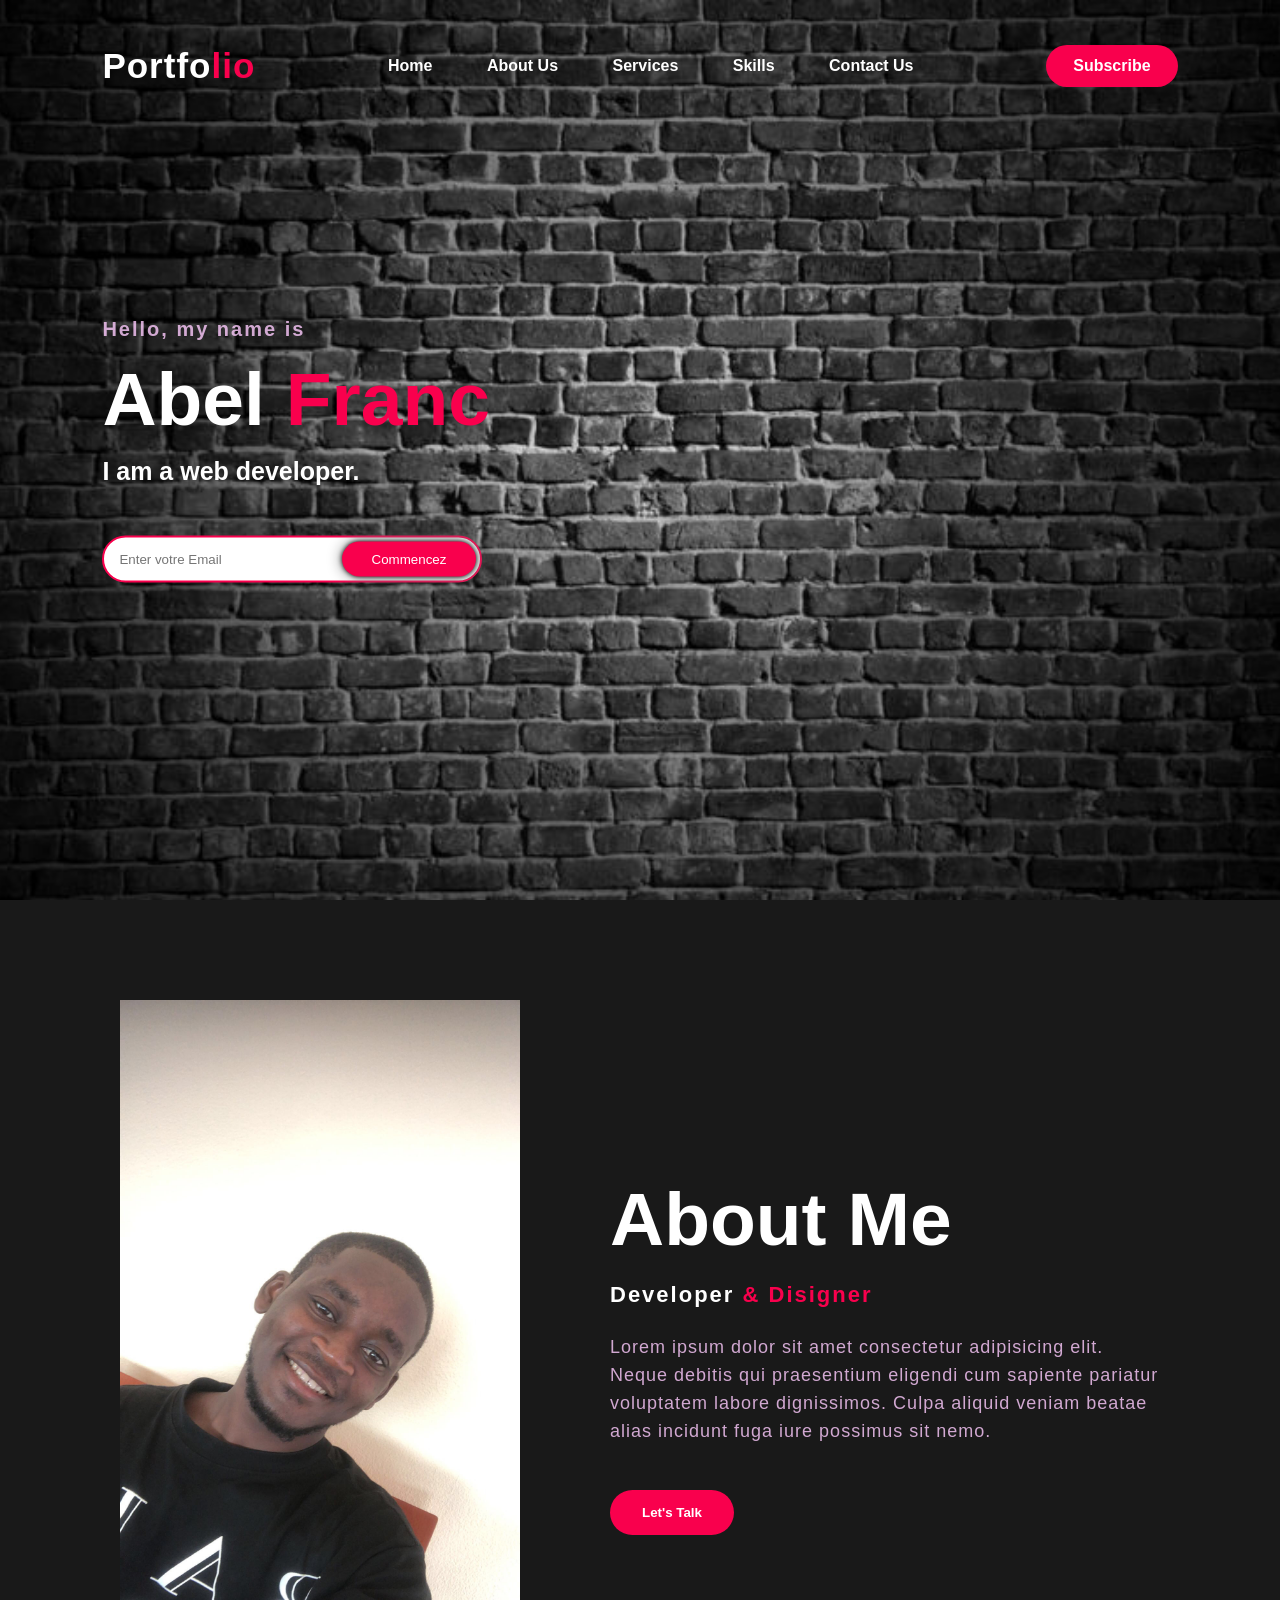
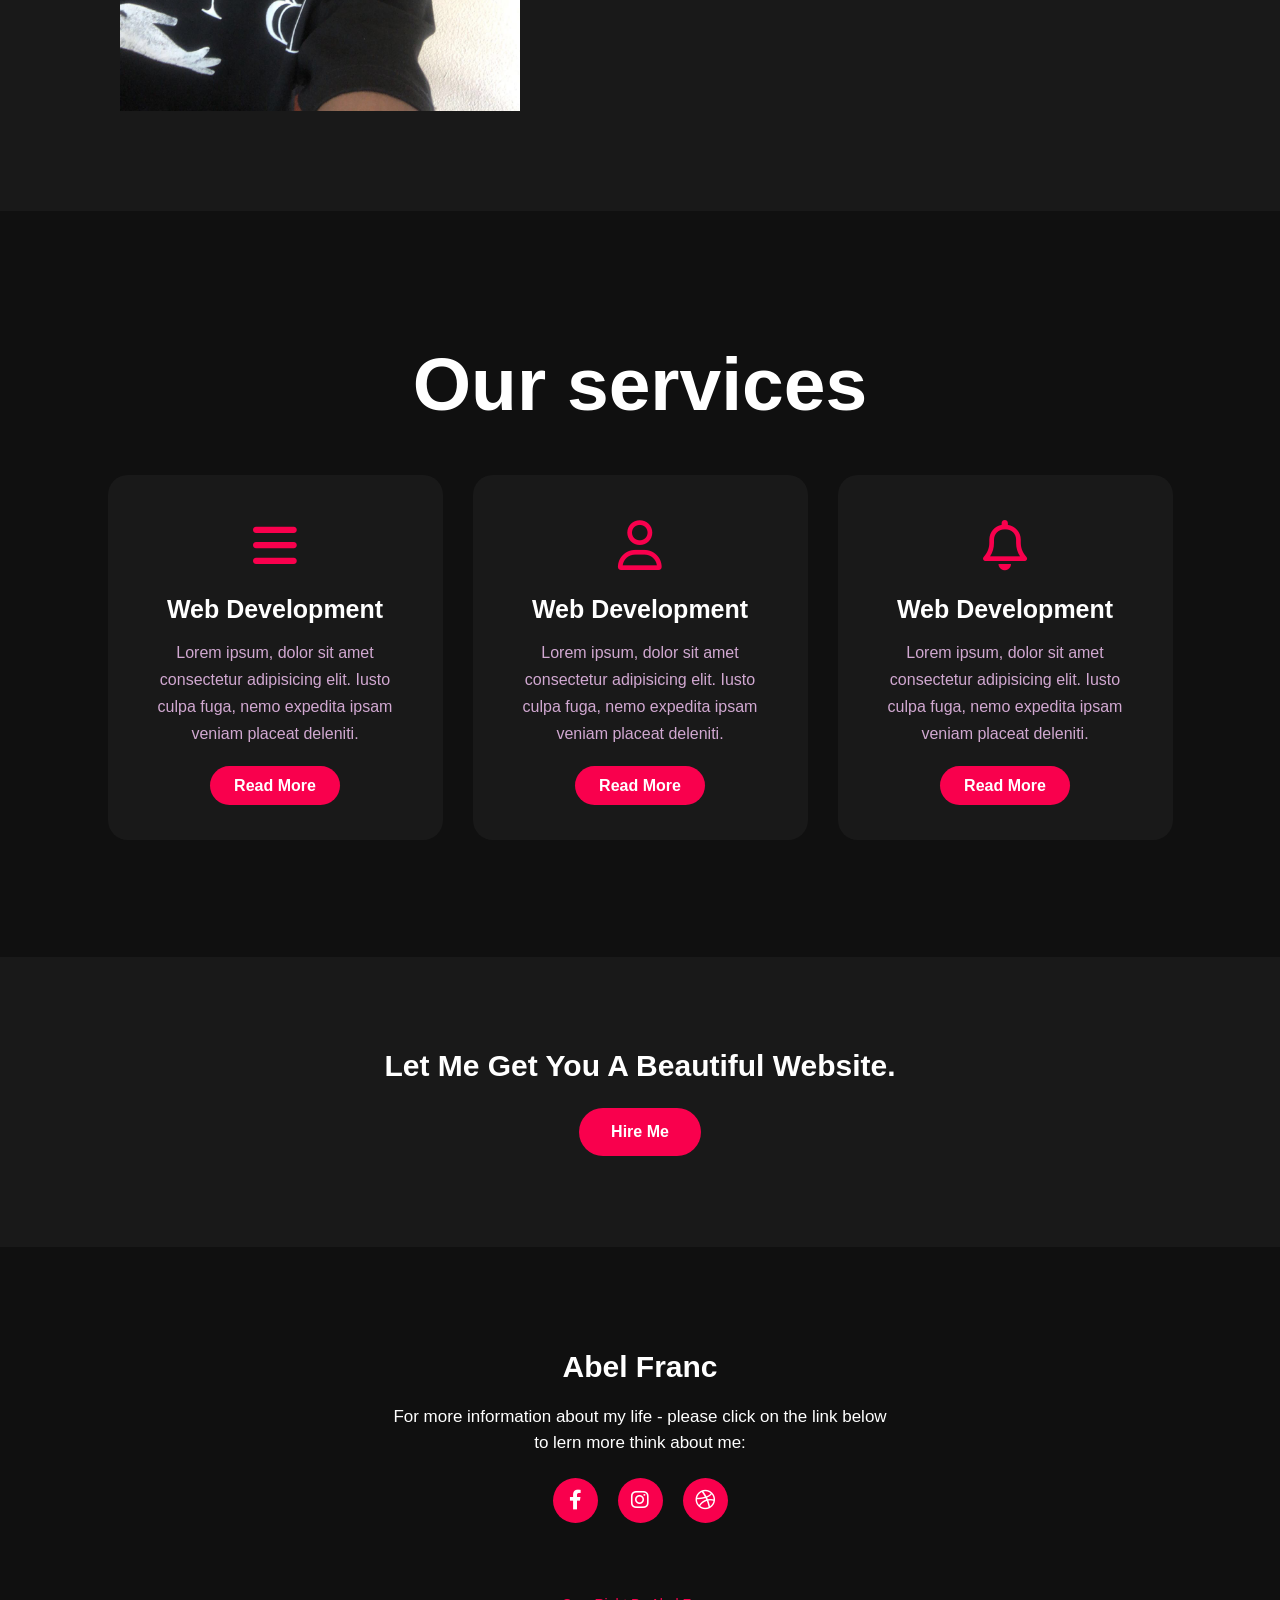
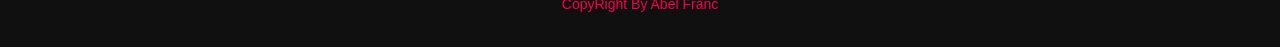
<file: index.html>
<!DOCTYPE html>
<html lang="en">
<head>
    <meta charset="UTF-8">
    <meta http-equiv="X-UA-Compatible" content="IE=edge">
    <meta name="viewport" content="width=device-width, initial-scale=1.0">
    <link rel="stylesheet" href="./fontawesome-free-6.1.2-web/css/all.min.css">
    <link rel="stylesheet" href="style.css">
    <title>My PortFolio</title>
</head>
<body>
    <div class="hero">
        <nav>
            <h2 class="logo">Portfo<span>lio</span></h2>
            <ul>
                <li><a href="#">Home</a></li>
                <li><a href="#">About Us</a></li>
                <li><a href="#">Services</a></li>
                <li><a href="#">Skills</a></li>
                <li><a href="#">Contact Us</a></li>
            </ul>
            <a href="#" class="btn">Subscribe</a>
        </nav>
        <div class="content">
            <h4>Hello, my name is</h4>
            <h1>Abel <span>Franc</span></h1>
            <h3>I am a web developer.</h3>
            <div class="newsletter">
                <form>
                    <input type="email" name="email" id="mail" placeholder="Enter votre Email"/>
                    <input type="submit" value="Commencez" name="submit">
                </form>
            </div>
        </div>
    </div>
    <!-- About section start -->
    <section class="about">
        <div class="main">
            <img src="images/moi.jpg" class="my-img"/>
            <div class="about-text">
                <h2>About me</h2>
                <h5>developer <span>& disigner</span></h5>
                <p>Lorem ipsum dolor sit amet consectetur 
                    adipisicing elit. Neque debitis qui praesentium 
                    eligendi cum sapiente pariatur voluptatem labore 
                    dignissimos. Culpa aliquid veniam beatae alias incidunt 
                    fuga iure possimus sit nemo.
                </p>
                <button type="button">Let's Talk</button>
            </div>
        </div>
    </section>

    <!-- Service section start -->
    <div class="service">
        <div class="title">
            <h2>Our services</h2>
        </div>
        <div class="box">
            <div class="card">
                <i class="fas fa-bars"></i>
                <h5>Web Development</h5>
                <div class="pra">
                    <p>
                        Lorem ipsum, dolor sit amet consectetur adipisicing elit. 
                        Iusto culpa fuga, nemo expedita ipsam veniam placeat deleniti.
                    </p>
                    <p style="text-align: center;">
                        <a href="#" class="button">Read More</a>
                    </p>
                </div>
            </div>
            <div class="card">
                <i class="far fa-user"></i>
                <h5>Web Development</h5>
                <div class="pra">
                    <p>
                        Lorem ipsum, dolor sit amet consectetur adipisicing elit. 
                        Iusto culpa fuga, nemo expedita ipsam veniam placeat deleniti.
                    </p>
                    <p style="text-align: center;">
                        <a href="#" class="button">Read More</a>
                    </p>
                </div>
            </div>
            <div class="card">
                <i class="far fa-bell"></i>
                <h5>Web Development</h5>
                <div class="pra">
                    <p>
                        Lorem ipsum, dolor sit amet consectetur adipisicing elit. 
                        Iusto culpa fuga, nemo expedita ipsam veniam placeat deleniti.
                    </p>
                    <p style="text-align: center;">
                        <a href="#" class="button">Read More</a>
                    </p>
                </div>
            </div>
        </div>
    </div>
<!-- Contact me start -->
    <div class="contact-me">
        <p>Let Me Get You A Beautiful Website.</p>
        <a href="#" class="button-two">Hire Me</a>
    </div>

    <!-- My footer -->
    <footer>
        <p>Abel Franc</p>
        <p>For more information about my life - please click on the link 
            below to lern more think about me:</p>
        <div class="social">
            <a href="#"><i class="fab fa-facebook-f"></i></a>
            <a href="#"><i class="fab fa-instagram"></i></a>
            <a href="#"><i class="fab fa-dribbble"></i></a>
        </div>
        <p class="end">CopyRight By Abel Franc</p>
    </footer>
</body>
</html>
</file>
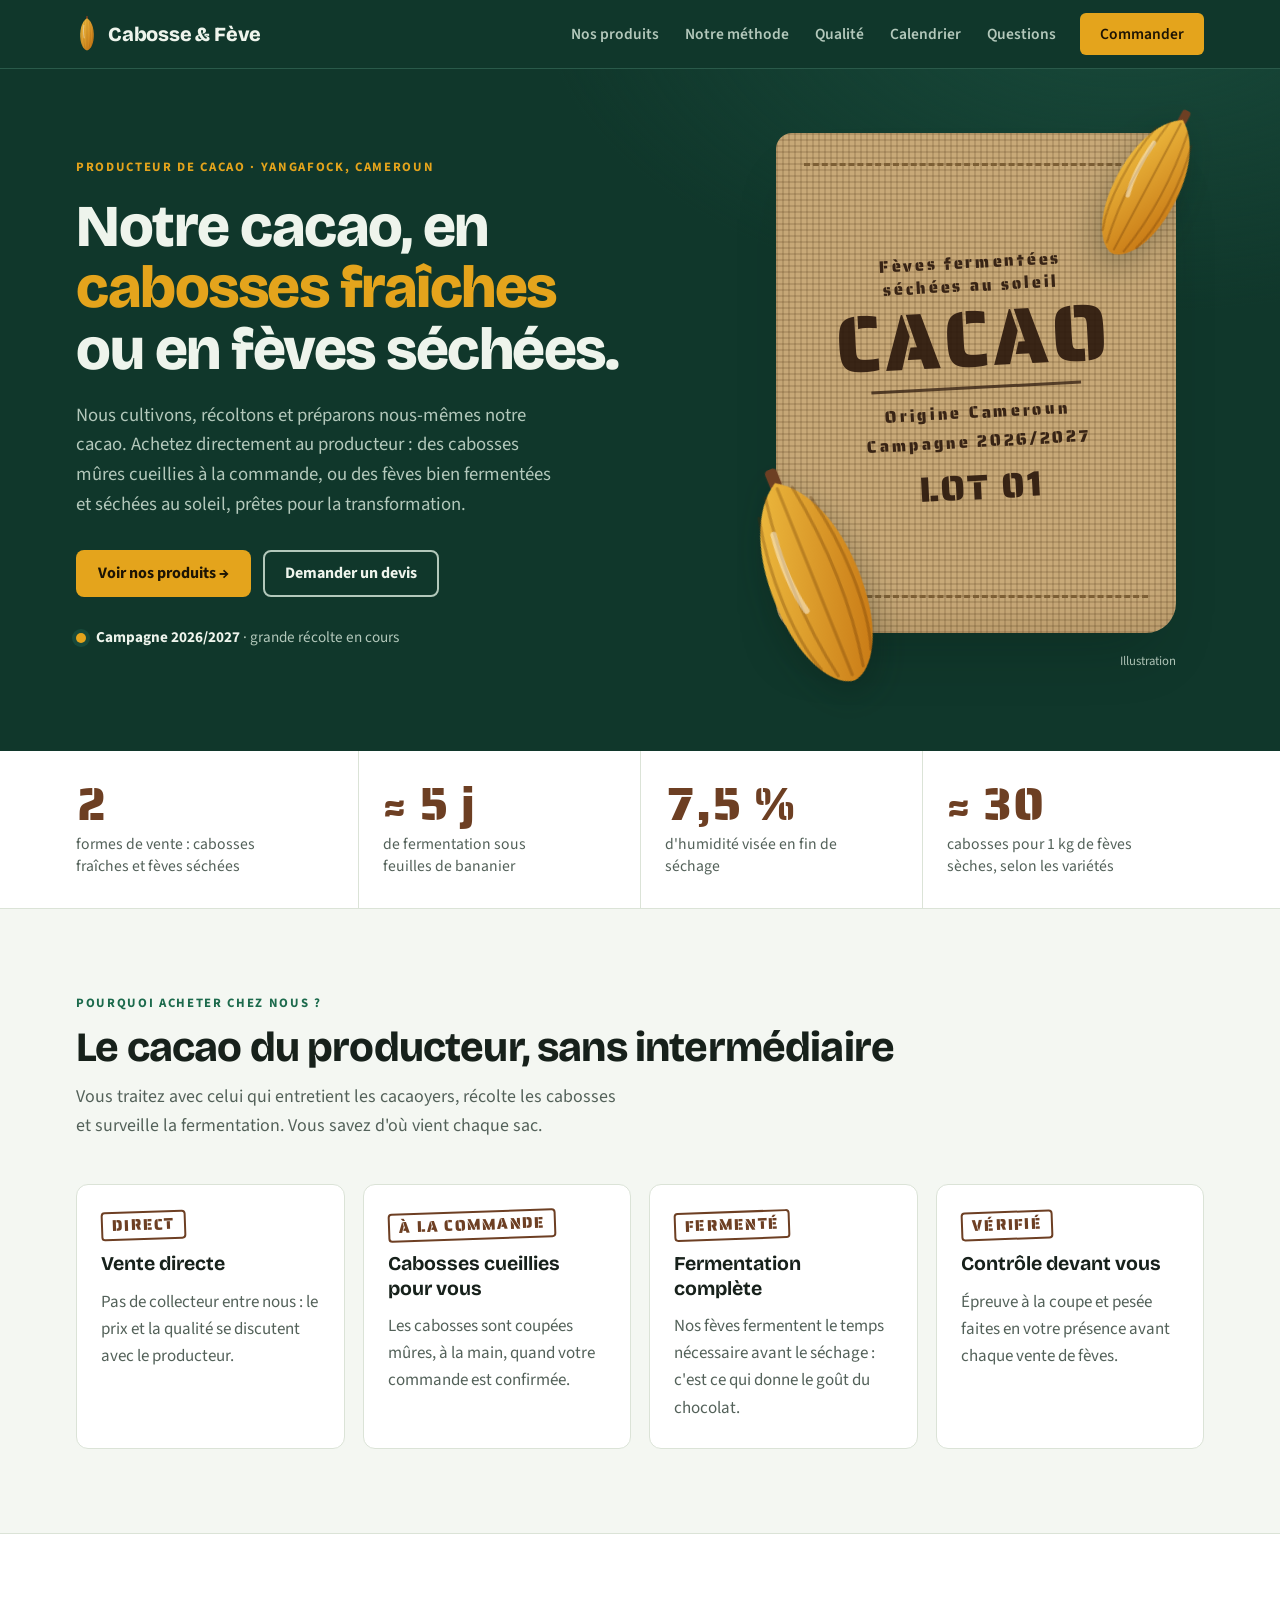
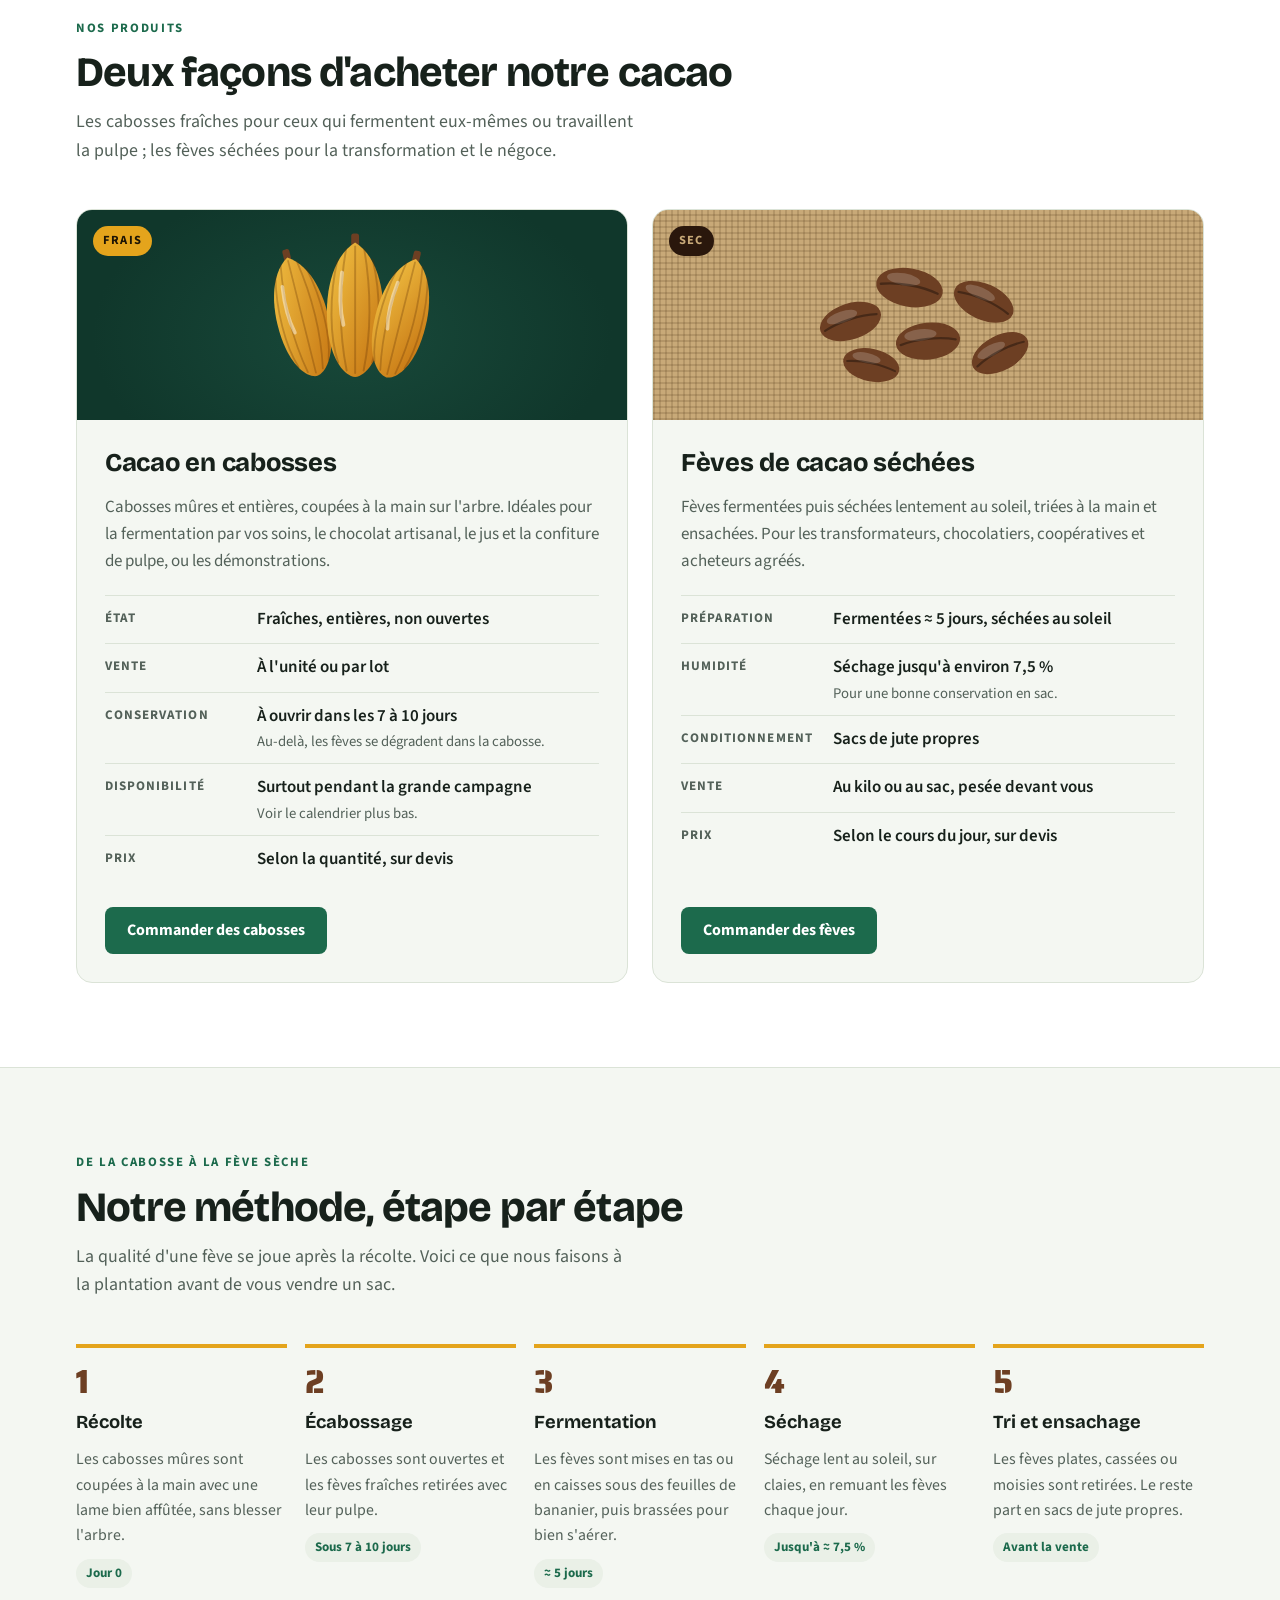
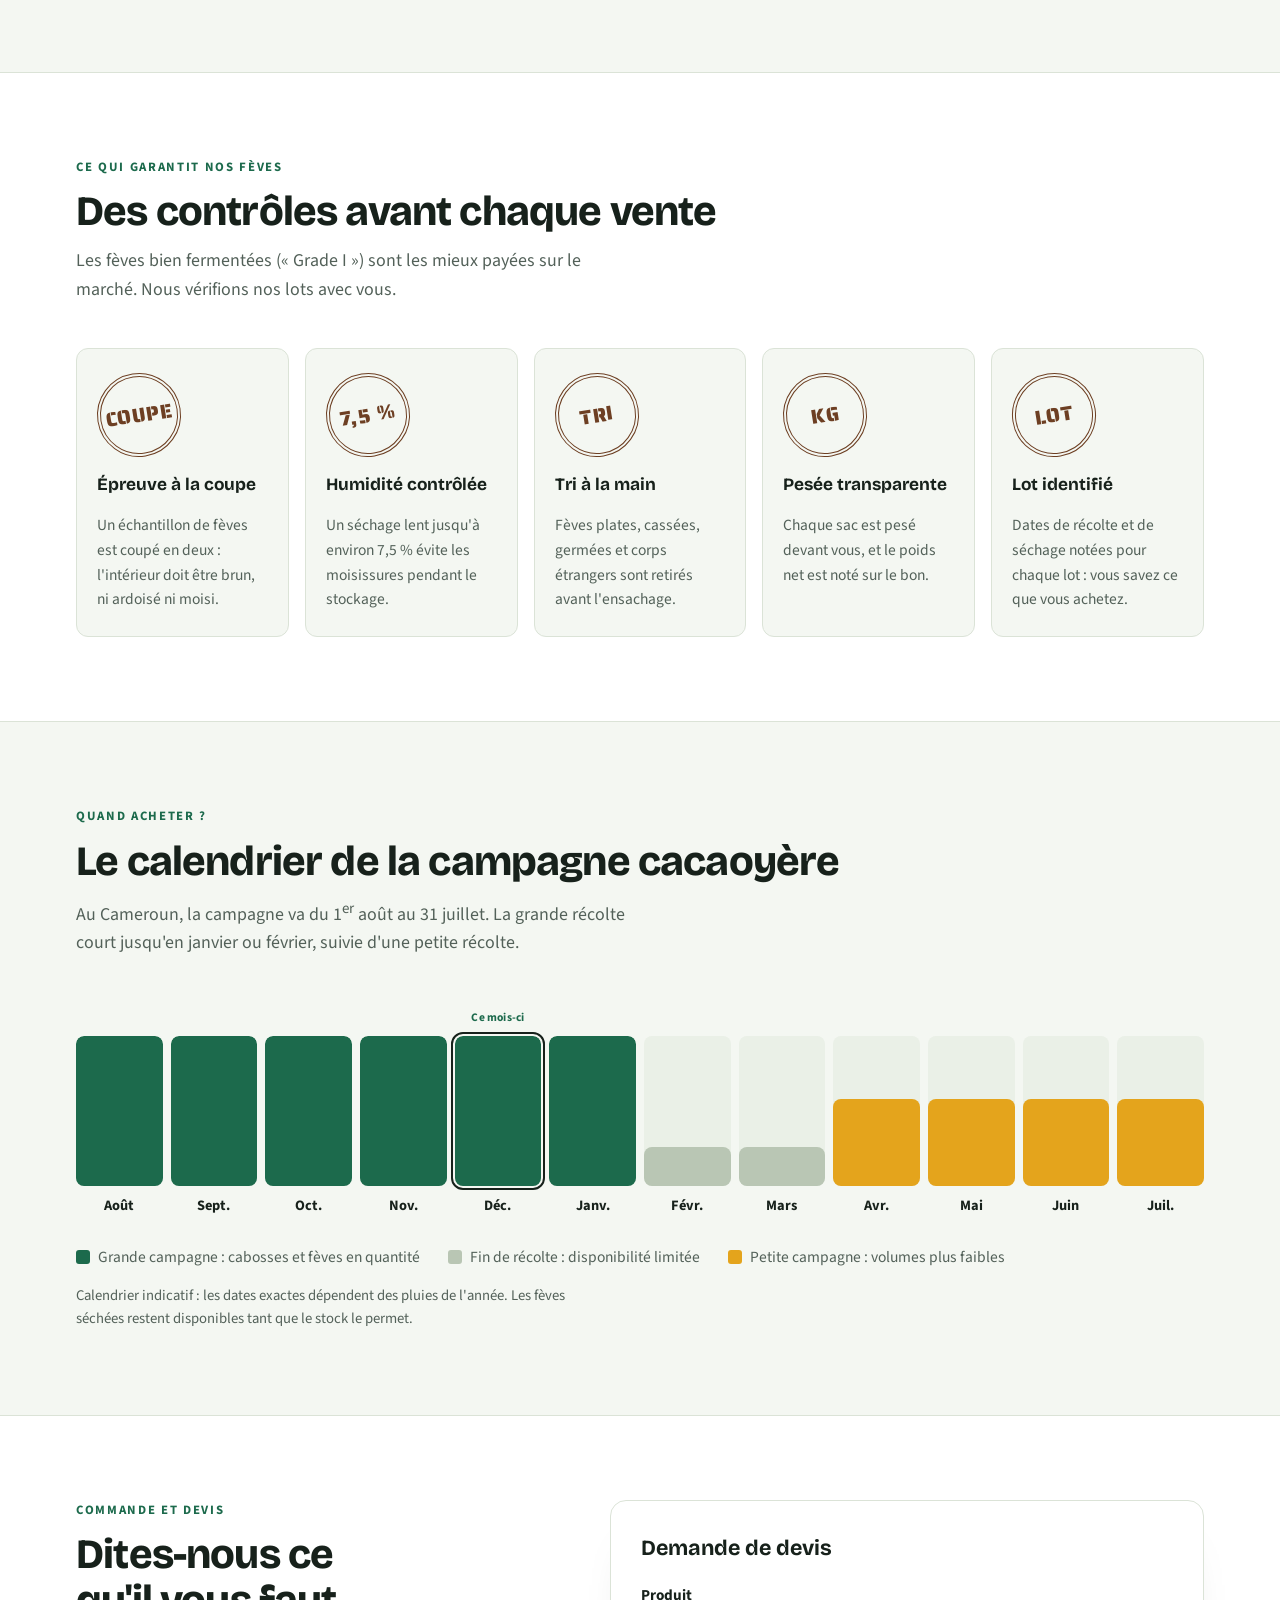
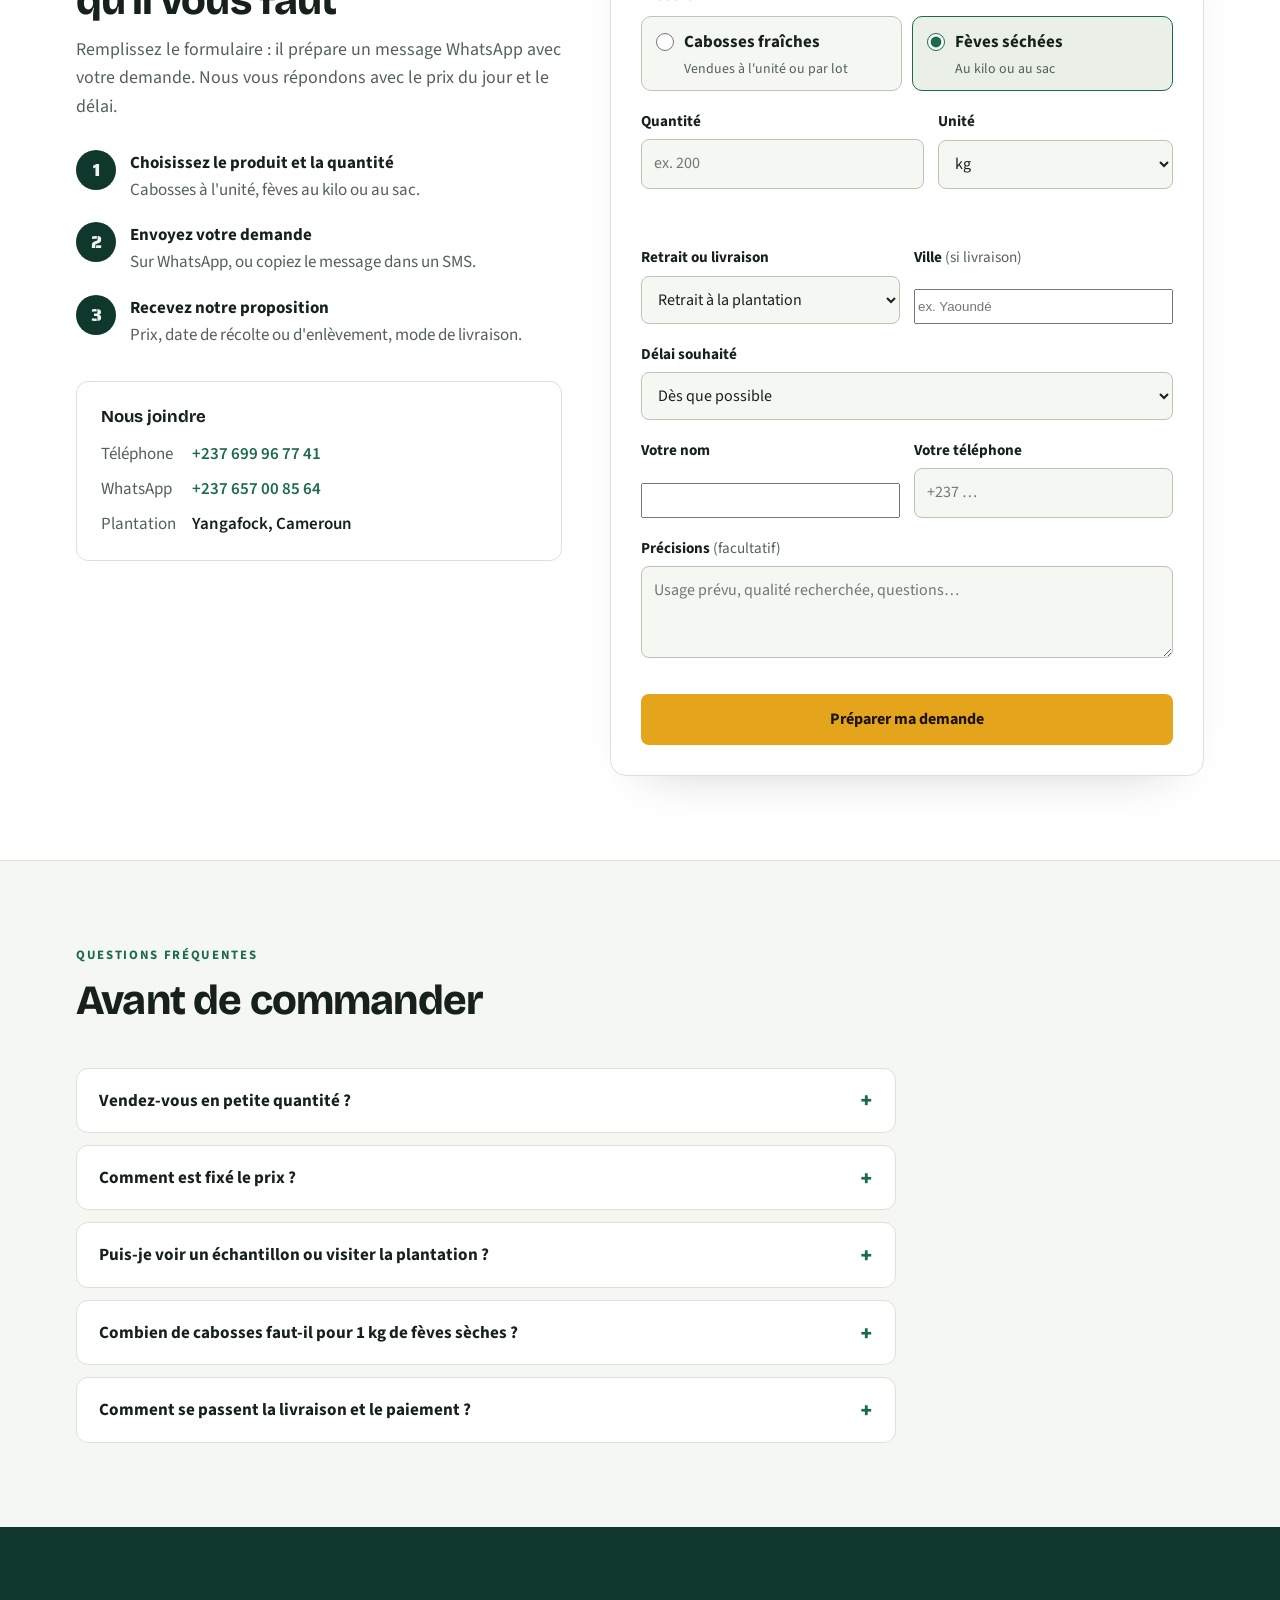
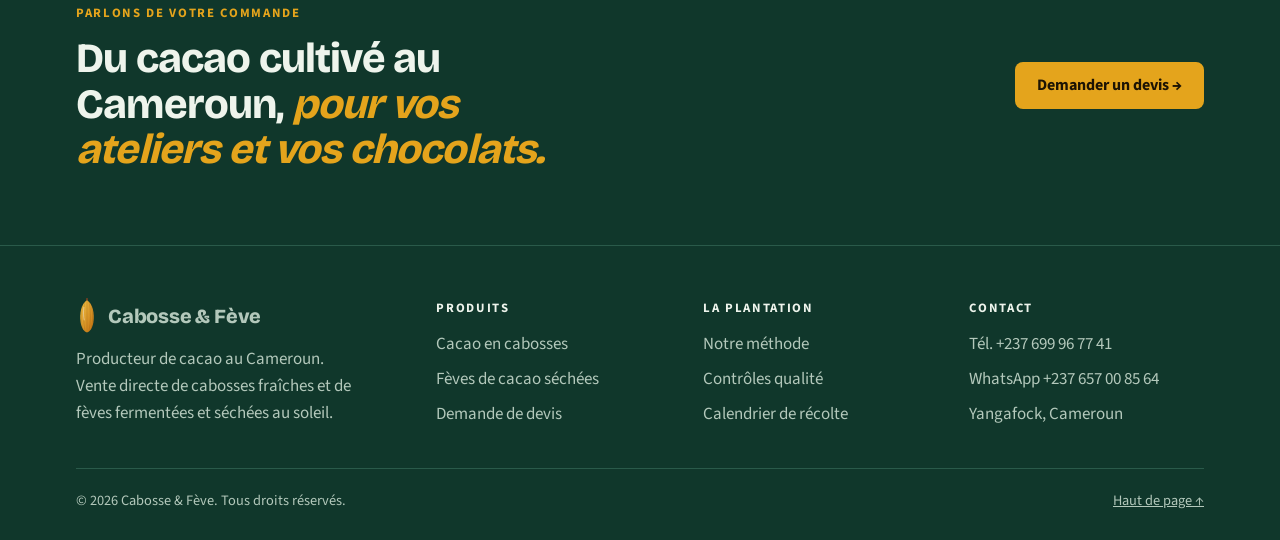
<file: cabosse-feve/index.html>
<!doctype html><html lang="fr"><head><meta charset="utf-8"><meta content="width=device-width,initial-scale=1,viewport-fit=cover" name="viewport"><title>Cabosse &amp; Fève</title><meta content="cover" name="claude:viewport-fit-sides"><meta content="Producteur de cacao au Cameroun : vente directe de cabosses fraîches et de fèves de cacao fermentées et séchées au soleil." name="description"><link href="https://fonts.googleapis.com" rel="preconnect"><link href="https://fonts.gstatic.com" rel="preconnect" crossorigin><link href="https://fonts.googleapis.com/css2?family=Bricolage+Grotesque:opsz,wght@12..96,500..800&family=Source+Sans+3:ital,wght@0,400;0,600;0,700;1,400&family=Saira+Stencil+One&display=swap" rel="stylesheet"><style>:root{--fond:#f4f7f2;--surface:#ffffff;--surface-2:#eaf0e7;--texte:#17211b;--discret:#536159;--trait:#dbe3d7;--trait-fort:#b9c6b4;--canopee:#10372b;--canopee-2:#18493a;--trait-canopee:#2a5a4a;--sur-canopee:#eef4ec;--sur-canopee-discret:#b3c8bb;--feuille:#1c6a4c;--sur-feuille:#ffffff;--cabosse:#e4a41c;--sur-cabosse:#1d1404;--feve:#6d3f23;--feve-clair:#9a6440;--jute:#c8a978;--jute-trame:rgba(70, 45, 15, .16);--jute-couture:#7d5f35;--encre-sac:#2a170c;--pod-clair:#f3c445;--pod-fonce:#c3700f;--ombre:rgba(8, 25, 18, .28);--succes-fond:#e3f3e9;--succes-texte:#16573b;--f-titre:"Bricolage Grotesque","Segoe UI",system-ui,sans-serif;--f-texte:"Source Sans 3","Segoe UI",system-ui,-apple-system,sans-serif;--f-pochoir:"Saira Stencil One",Impact,"Arial Narrow",sans-serif}@media (prefers-color-scheme:dark){:root:not([data-theme=light]){--fond:#0d1511;--surface:#142019;--surface-2:#192820;--texte:#e5ece6;--discret:#9bada2;--trait:#24342b;--trait-fort:#36493e;--canopee:#0a2219;--canopee-2:#113226;--trait-canopee:#1f4436;--sur-canopee:#eef4ec;--sur-canopee-discret:#a9bfb1;--feuille:#5db68f;--sur-feuille:#06180f;--cabosse:#f0b434;--sur-cabosse:#1d1404;--feve:#cf9466;--feve-clair:#e0b089;--jute:#b4955f;--jute-trame:rgba(40, 25, 8, .22);--jute-couture:#5e4523;--encre-sac:#24140a;--ombre:rgba(0, 0, 0, .5);--succes-fond:#12301f;--succes-texte:#9fe0bd;color-scheme:dark}}:root[data-theme=dark]{--fond:#0d1511;--surface:#142019;--surface-2:#192820;--texte:#e5ece6;--discret:#9bada2;--trait:#24342b;--trait-fort:#36493e;--canopee:#0a2219;--canopee-2:#113226;--trait-canopee:#1f4436;--sur-canopee:#eef4ec;--sur-canopee-discret:#a9bfb1;--feuille:#5db68f;--sur-feuille:#06180f;--cabosse:#f0b434;--sur-cabosse:#1d1404;--feve:#cf9466;--feve-clair:#e0b089;--jute:#b4955f;--jute-trame:rgba(40, 25, 8, .22);--jute-couture:#5e4523;--encre-sac:#24140a;--ombre:rgba(0, 0, 0, .5);--succes-fond:#12301f;--succes-texte:#9fe0bd;color-scheme:dark}*,::after,::before{box-sizing:border-box}@media (prefers-reduced-motion:no-preference){html{scroll-behavior:smooth}}body{background:var(--fond);color:var(--texte);font-family:var(--f-texte);font-size:1.0625rem;line-height:1.6;-webkit-font-smoothing:antialiased}body::before{content:"";position:fixed;inset:0 0 auto;height:env(safe-area-inset-top,0);z-index:30;background:var(--canopee)}h1,h2,h3{font-family:var(--f-titre);text-wrap:balance;margin:0}p{margin:0}a{color:var(--feuille)}:focus-visible{outline:3px solid var(--cabosse);outline-offset:2px;border-radius:4px}footer[id],section[id]{scroll-margin-top:76px}.env{max-width:1160px;margin-inline:auto;padding-left:max(16px,env(safe-area-inset-left,0px));padding-right:max(16px,env(safe-area-inset-right,0px))}.surtitre{display:inline-block;font-size:.8rem;font-weight:700;letter-spacing:.13em;text-transform:uppercase;color:var(--feuille)}.chapo{color:var(--discret);font-size:1.12rem;max-width:62ch}.a-completer{font-style:italic;border-bottom:1.5px dashed currentColor;opacity:.85;white-space:nowrap}.bouton{display:inline-flex;align-items:center;justify-content:center;gap:8px;padding:12px 20px;border-radius:8px;border:2px solid transparent;font:inherit;font-weight:700;font-size:1rem;line-height:1.2;text-decoration:none;cursor:pointer;transition:transform .15s ease,background-color .15s ease,border-color .15s ease}.bouton:hover{transform:translateY(-1px)}.bouton-cabosse{background:var(--cabosse);color:var(--sur-cabosse)}.bouton-cabosse:hover{background:var(--pod-clair)}.bouton-ligne-clair{border-color:var(--sur-canopee-discret);color:var(--sur-canopee)}.bouton-ligne-clair:hover{border-color:var(--sur-canopee);background:var(--canopee-2)}.bouton-feuille{background:var(--feuille);color:var(--sur-feuille)}.bouton-ligne{border-color:var(--trait-fort);color:var(--texte);background:0 0}.bouton-ligne:hover{border-color:var(--feuille);color:var(--feuille)}@media (prefers-reduced-motion:reduce){.bouton,.bouton:hover{transition:none;transform:none}}.entete{position:sticky;top:env(safe-area-inset-top,0);z-index:20;background:var(--canopee);color:var(--sur-canopee);border-bottom:1px solid var(--trait-canopee)}.entete .env{display:flex;align-items:center;gap:20px;min-height:68px}.marque{display:inline-flex;align-items:center;gap:10px;text-decoration:none;color:var(--sur-canopee);font-family:var(--f-titre);font-weight:800;font-size:1.25rem;letter-spacing:-.01em}.marque svg{width:22px;height:36px;flex:none}.nav{display:flex;align-items:center;gap:2px;margin-left:auto}.nav a{color:var(--sur-canopee-discret);text-decoration:none;font-weight:600;font-size:.97rem;padding:8px 12px;border-radius:6px}.nav a:hover{color:var(--sur-canopee);background:var(--canopee-2)}.nav .bouton{margin-left:10px;padding:10px 18px}.nav a.bouton-cabosse,.nav a.bouton-cabosse:hover{color:var(--sur-cabosse)}.nav .bouton:hover{background:var(--pod-clair);color:var(--sur-cabosse)}.menu-bouton{display:none;margin-left:auto;background:0 0;color:var(--sur-canopee);border:1.5px solid var(--trait-canopee);border-radius:8px;padding:8px 12px;font:inherit;font-weight:700;cursor:pointer}@media (max-width:900px){.menu-bouton{display:inline-flex}.nav{display:none;position:absolute;left:0;right:0;top:100%;flex-direction:column;align-items:stretch;gap:0;background:var(--canopee);border-bottom:1px solid var(--trait-canopee);padding:8px max(16px,env(safe-area-inset-right,0px)) 18px max(16px,env(safe-area-inset-left,0px))}.menu-ouvert .nav{display:flex}.nav a{padding:12px 8px;border-bottom:1px solid var(--trait-canopee)}.nav .bouton{margin:14px 0 0;border-bottom:0}}.hero{background:radial-gradient(900px 480px at 88% -10%,var(--canopee-2),transparent 65%),var(--canopee);color:var(--sur-canopee);overflow:hidden}.hero .env{display:grid;grid-template-columns:minmax(0,1.15fr) minmax(0,.85fr);gap:56px;align-items:center;padding-block:64px 80px}.hero .surtitre{color:var(--cabosse)}.hero h1{font-size:clamp(2.3rem, 5.2vw, 3.7rem);line-height:1.04;letter-spacing:-.025em;font-weight:800;margin:16px 0 20px}.hero h1 em{font-style:normal;color:var(--cabosse)}.hero .intro{color:var(--sur-canopee-discret);font-size:1.17rem;max-width:54ch}.actions{display:flex;flex-wrap:wrap;gap:12px;margin-top:30px}.etat-campagne{display:inline-flex;align-items:center;gap:10px;margin-top:28px;font-size:.95rem;color:var(--sur-canopee-discret)}.etat-campagne .point{width:10px;height:10px;border-radius:50%;background:var(--cabosse);flex:none;box-shadow:0 0 0 4px var(--canopee-2)}.etat-campagne strong{color:var(--sur-canopee);font-weight:700}.illu{position:relative;justify-self:center;width:min(100%,400px)}.sac{position:relative;aspect-ratio:4/5;max-width:100%;background-color:var(--jute);background-image:repeating-linear-gradient(0deg,var(--jute-trame) 0 2px,transparent 2px 6px),repeating-linear-gradient(90deg,var(--jute-trame) 0 2px,transparent 2px 6px);border-radius:16px 16px 30px 30px;box-shadow:0 34px 60px -24px var(--ombre),inset 0 -24px 40px -20px var(--jute-trame);display:flex;align-items:center;justify-content:center;text-align:center;color:var(--encre-sac);padding:12% 9%}.sac::after,.sac::before{content:"";position:absolute;left:7%;right:7%;border-top:3px dashed var(--jute-couture)}.sac::before{top:6%}.sac::after{bottom:7%}.marquage{font-family:var(--f-pochoir);transform:rotate(-3deg);opacity:.9;display:grid;gap:6px}.marquage .gros{font-size:clamp(3.2rem, 8vw, 5rem);line-height:.9;letter-spacing:.05em}.marquage .ligne{font-size:clamp(.82rem, 1.7vw, 1.05rem);letter-spacing:.16em;line-height:1.35}.marquage .filet{height:3px;background:var(--encre-sac);margin:6px 12%;opacity:.8}.marquage .poids{font-size:clamp(1.6rem, 3.6vw, 2.2rem);letter-spacing:.08em}.illu .cabosse-illu{position:absolute;width:31%;left:-6%;bottom:-5%;transform:rotate(-22deg);filter:drop-shadow(0 14px 16px var(--ombre))}.illu .cabosse-illu.petite{width:22%;left:auto;right:-4%;top:-6%;bottom:auto;transform:rotate(28deg)}.legende-illu{margin-top:18px;font-size:.8rem;color:var(--sur-canopee-discret);text-align:right}.chiffres{background:var(--surface);border-bottom:1px solid var(--trait)}.chiffres .env{display:grid;grid-template-columns:repeat(4,minmax(0,1fr))}.chiffre{padding:30px 20px 30px 0;display:grid;gap:6px;align-content:start}.chiffre+.chiffre{padding-left:24px;border-left:1px solid var(--trait)}.chiffre .valeur{font-family:var(--f-pochoir);font-size:clamp(2.2rem, 4vw, 2.9rem);line-height:1;color:var(--feve);font-variant-numeric:tabular-nums}.chiffre .libelle{color:var(--discret);font-size:.98rem;line-height:1.4;max-width:24ch}.section{padding-block:84px}.section.alt{background:var(--surface);border-block:1px solid var(--trait)}.tete-section{display:grid;gap:12px;margin-bottom:44px}.cta h2,.tete-section h2{font-size:clamp(1.8rem, 3.5vw, 2.6rem);line-height:1.1;letter-spacing:-.02em;font-weight:750}.atouts{display:grid;grid-template-columns:repeat(4,minmax(0,1fr));gap:18px}.atout{background:var(--surface);border:1px solid var(--trait);border-radius:12px;padding:26px 24px;display:grid;gap:12px;align-content:start}.tampon{justify-self:start;font-family:var(--f-pochoir);font-size:.98rem;letter-spacing:.08em;line-height:1.2;color:var(--feve);border:2px solid currentColor;border-radius:4px;padding:3px 9px;transform:rotate(-2deg)}.atout h3{font-size:1.22rem;line-height:1.25;font-weight:700}.atout p{color:var(--discret)}.produits{display:grid;grid-template-columns:repeat(2,minmax(0,1fr));gap:24px}.produit{background:var(--fond);border:1px solid var(--trait);border-radius:16px;overflow:hidden;display:flex;flex-direction:column;min-width:0}.produit .visuel{height:210px;display:grid;place-items:center;position:relative}.produit .visuel svg{height:78%;width:auto;max-width:90%}.visuel.v-cabosse{background:radial-gradient(260px 160px at 50% 60%,var(--canopee-2),var(--canopee))}.visuel.v-feve{background-color:var(--jute);background-image:repeating-linear-gradient(0deg,var(--jute-trame) 0 2px,transparent 2px 6px),repeating-linear-gradient(90deg,var(--jute-trame) 0 2px,transparent 2px 6px)}.produit .etiquette{position:absolute;top:16px;left:16px;font-size:.78rem;font-weight:700;letter-spacing:.1em;text-transform:uppercase;padding:5px 10px;border-radius:999px}.v-cabosse .etiquette{background:var(--cabosse);color:var(--sur-cabosse)}.v-feve .etiquette{background:var(--encre-sac);color:var(--jute)}.produit .corps{padding:28px;display:flex;flex-direction:column;gap:16px;flex:1}.produit h3{font-size:1.6rem;line-height:1.15;font-weight:750;letter-spacing:-.01em}.produit .resume{color:var(--discret)}.fiche{display:grid;grid-template-columns:minmax(0,9.5rem) minmax(0,1fr);margin:4px 0 0}.fiche dd,.fiche dt{padding:10px 0;border-top:1px solid var(--trait);margin:0}.fiche dt{color:var(--discret);font-size:.82rem;font-weight:700;letter-spacing:.08em;text-transform:uppercase;padding-right:12px;padding-top:12px}.fiche dd{font-weight:600}.fiche dd small{display:block;font-weight:400;color:var(--discret);font-size:.92rem}.produit .pied{margin-top:auto;padding-top:8px;display:flex;flex-wrap:wrap;gap:12px}.etapes{display:grid;grid-template-columns:repeat(5,minmax(0,1fr));gap:18px;list-style:none;padding:0;margin:0}.etape{border-top:4px solid var(--cabosse);padding-top:18px;display:grid;gap:10px;align-content:start}.etape .num{font-family:var(--f-pochoir);font-size:2rem;line-height:1;color:var(--feve)}.etape h3{font-size:1.15rem;font-weight:700}.etape p{color:var(--discret);font-size:.99rem}.duree{justify-self:start;font-size:.82rem;font-weight:700;color:var(--feuille);background:var(--surface-2);border-radius:999px;padding:4px 10px}.controles{display:grid;grid-template-columns:repeat(5,minmax(0,1fr));gap:16px}.controle{background:var(--fond);border:1px solid var(--trait);border-radius:12px;padding:24px 20px;display:grid;gap:14px;align-content:start;justify-items:start}.sceau{width:84px;height:84px;border-radius:50%;border:4px double var(--feve);color:var(--feve);display:grid;place-items:center;font-family:var(--f-pochoir);font-size:1.25rem;letter-spacing:.04em;transform:rotate(-9deg);flex:none}.controle h3{font-size:1.08rem;font-weight:700}.controle p{color:var(--discret);font-size:.97rem}.calendrier-cadre{overflow-x:auto;padding-bottom:6px}.calendrier{display:grid;grid-template-columns:repeat(12,minmax(0,1fr));gap:8px;min-width:520px;list-style:none;padding:0;margin:0}.mois{display:grid;grid-template-rows:26px 150px auto;gap:8px;text-align:center}.mois .repere{font-size:.72rem;font-weight:700;color:var(--feuille);align-self:end;visibility:hidden;letter-spacing:.02em;white-space:nowrap;justify-self:center}.mois.maintenant .repere{visibility:visible}.mois .barre-zone{display:flex;align-items:flex-end;background:var(--surface-2);border-radius:8px;overflow:hidden}.mois .barre{width:100%;border-radius:8px 8px 0 0}.mois.grande .barre{height:100%;background:var(--feuille)}.mois.petite .barre{height:58%;background:var(--cabosse)}.mois.transition .barre{height:26%;background:var(--trait-fort)}.mois .nom{font-size:.9rem;font-weight:700}.mois.maintenant .barre-zone{outline:2.5px solid var(--texte);outline-offset:2px}.legende{display:flex;flex-wrap:wrap;gap:14px 28px;margin-top:22px;color:var(--discret);font-size:.97rem}.legende span{display:inline-flex;align-items:center;gap:8px}.legende i{width:14px;height:14px;border-radius:3px;display:inline-block;flex:none}.legende .l-grande{background:var(--feuille)}.legende .l-petite{background:var(--cabosse)}.legende .l-transition{background:var(--trait-fort)}.note{margin-top:14px;color:var(--discret);font-size:.92rem;max-width:70ch}.commande .env{display:grid;grid-template-columns:minmax(0,.9fr) minmax(0,1.1fr);gap:48px;align-items:start}.marche{list-style:none;padding:0;margin:28px 0 0;display:grid;gap:18px;counter-reset:m}.marche li{display:grid;grid-template-columns:40px minmax(0,1fr);gap:14px;align-items:start;counter-increment:m}.marche li::before{content:counter(m);width:40px;height:40px;border-radius:50%;display:grid;place-items:center;background:var(--canopee);color:var(--sur-canopee);font-family:var(--f-pochoir);font-size:1.15rem}.marche strong{display:block}.marche span{color:var(--discret)}.coordonnees{margin-top:32px;background:var(--surface);border:1px solid var(--trait);border-radius:12px;padding:22px 24px}.coordonnees h3{font-size:1.05rem;margin-bottom:10px}.coordonnees dl{display:grid;grid-template-columns:auto minmax(0,1fr);gap:8px 16px;margin:0}.coordonnees dt{color:var(--discret)}.coordonnees dd{margin:0;font-weight:600;overflow-wrap:anywhere}.formulaire{background:var(--surface);border:1px solid var(--trait);border-radius:16px;padding:30px;box-shadow:0 24px 50px -36px var(--ombre);display:grid;gap:18px}.formulaire h3{font-size:1.35rem}fieldset{border:0;padding:0;margin:0;min-width:0}.formulaire label.titre,legend{font-weight:700;font-size:.95rem;margin-bottom:8px;padding:0;display:block}.choix-produit{display:grid;grid-template-columns:repeat(2,minmax(0,1fr));gap:10px}.choix-produit label{display:grid;grid-template-columns:auto minmax(0,1fr);gap:4px 10px;align-items:center;border:1.5px solid var(--trait-fort);border-radius:10px;padding:12px 14px;cursor:pointer;background:var(--fond)}.choix-produit label:has(input:checked){border-color:var(--feuille);background:var(--surface-2)}.choix-produit input{accent-color:var(--feuille);width:18px;height:18px;margin:0}.choix-produit b{font-weight:700}.choix-produit small{grid-column:2;color:var(--discret);font-size:.87rem;line-height:1.3}.champ{display:grid;gap:6px}.champ label{font-weight:700;font-size:.95rem}.champ .aide{font-weight:400;color:var(--discret)}input[type=number],input[type=tel],input[type=text],select,textarea{width:100%;font:inherit;font-size:1rem;color:var(--texte);background:var(--fond);border:1.5px solid var(--trait-fort);border-radius:8px;padding:11px 12px}textarea{resize:vertical;min-height:92px}input:focus,select:focus,textarea:focus{outline:0;border-color:var(--feuille);box-shadow:0 0 0 3px var(--surface-2)}.rangee{display:grid;grid-template-columns:minmax(0,1fr) minmax(0,1fr);gap:14px}.rangee.qte{grid-template-columns:minmax(0,1.2fr) minmax(0,1fr)}.indice{font-size:.92rem;color:var(--feuille);font-weight:600;min-height:1.4em}.formulaire .bouton{width:100%;padding-block:14px}.petit-texte{font-size:.88rem;color:var(--discret)}.resultat{border-radius:12px;background:var(--succes-fond);color:var(--succes-texte);padding:18px;display:grid;gap:12px}.resultat strong{font-size:1.05rem}.resultat textarea{background:var(--surface);color:var(--texte);min-height:230px;font-size:.95rem}.resultat .actions{margin-top:0}.resultat .bouton{width:auto;flex:1 1 180px}.statut-copie{font-size:.9rem;min-height:1.3em}.resultat a{color:inherit;font-weight:700}.piege{position:absolute;left:-10000px;width:1px;height:1px;overflow:hidden}.coordonnees dl>div{display:contents}.coordonnees dd a{color:var(--feuille);text-decoration:none}.coordonnees dd a:hover{text-decoration:underline}.formulaire{position:relative}.bouton:disabled{opacity:.7;cursor:progress;transform:none}.questions{display:grid;gap:12px;max-width:820px}.questions details{background:var(--surface);border:1px solid var(--trait);border-radius:12px;padding:0 22px}.questions summary{cursor:pointer;list-style:none;padding:18px 0;font-weight:700;font-size:1.07rem;display:flex;justify-content:space-between;gap:16px;align-items:center}.questions summary::-webkit-details-marker{display:none}.questions summary::after{content:"+";font-family:var(--f-titre);font-size:1.5rem;color:var(--feuille);line-height:1}.questions details[open] summary::after{content:"–"}.questions details p{padding-bottom:18px;color:var(--discret);max-width:68ch}.cta{background:var(--canopee);color:var(--sur-canopee)}.cta .env{padding-block:72px;display:flex;flex-wrap:wrap;align-items:center;justify-content:space-between;gap:28px}.cta .surtitre{color:var(--cabosse)}.cta h2{margin-top:10px;max-width:22ch}.cta h2 em{color:var(--cabosse)}.pied-page{background:var(--canopee);color:var(--sur-canopee-discret);border-top:1px solid var(--trait-canopee)}.pied-page .env{padding-block:52px 28px}.colonnes{display:grid;grid-template-columns:minmax(0,1.4fr) repeat(3,minmax(0,1fr));gap:32px}.colonnes h3{font-family:var(--f-texte);font-size:.8rem;letter-spacing:.13em;text-transform:uppercase;color:var(--sur-canopee);margin-bottom:12px}.colonnes ul{list-style:none;margin:0;padding:0;display:grid;gap:8px}.colonnes a{color:var(--sur-canopee-discret);text-decoration:none}.colonnes a:hover{color:var(--sur-canopee);text-decoration:underline}.colonnes .marque{margin-bottom:12px}.colonnes p{max-width:36ch}.bas-page{margin-top:40px;padding-top:20px;border-top:1px solid var(--trait-canopee);display:flex;flex-wrap:wrap;justify-content:space-between;gap:12px;font-size:.9rem}.bas-page a{color:var(--sur-canopee-discret)}@media (max-width:1040px){.controles{grid-template-columns:minmax(0,1fr)}.controle{grid-template-columns:84px minmax(0,1fr);align-items:center;gap:6px 22px}.controle .sceau{grid-row:span 2}.etapes{grid-template-columns:repeat(2,minmax(0,1fr))}.etape:last-child{grid-column:1/-1}}@media (max-width:960px){.hero .env{grid-template-columns:minmax(0,1fr);gap:52px;padding-block:48px 64px}.illu{width:min(78%,360px)}.atouts{grid-template-columns:repeat(2,minmax(0,1fr))}.commande .env{grid-template-columns:minmax(0,1fr)}.colonnes{grid-template-columns:repeat(2,minmax(0,1fr))}}@media (max-width:760px){.chiffres .env{grid-template-columns:repeat(2,minmax(0,1fr))}.chiffre,.chiffre+.chiffre{padding:22px 12px 22px 0;border-left:0}.chiffre:nth-child(2n){padding-left:16px;border-left:1px solid var(--trait)}.chiffre:nth-child(n+3){border-top:1px solid var(--trait)}.produits{grid-template-columns:minmax(0,1fr)}.section{padding-block:60px}}@media (max-width:560px){.atouts,.etapes{grid-template-columns:minmax(0,1fr)}.choix-produit,.rangee,.rangee.qte{grid-template-columns:minmax(0,1fr)}.formulaire{padding:22px 18px}.produit .corps{padding:22px}.fiche{grid-template-columns:minmax(0,1fr)}.fiche dt{padding-bottom:0}.fiche dd{border-top:0;padding-top:4px}.colonnes{grid-template-columns:minmax(0,1fr)}.calendrier{grid-template-columns:repeat(6,minmax(0,1fr));min-width:0;row-gap:14px}.mois{grid-template-rows:22px 110px auto}.controle{grid-template-columns:64px minmax(0,1fr)}.sceau{width:64px;height:64px;font-size:1rem}.illu{width:min(86%,320px)}}</style><style>:root{padding-top:env(safe-area-inset-top,0);padding-bottom:env(safe-area-inset-bottom,0)}body{margin:0}img{max-width:100%}[hidden]{display:none!important}</style></head><body><svg aria-hidden="true" focusable="false" height="0" style="position:absolute" width="0"><defs><linearGradient id="g-pod" x1="0" x2="1" y1="0" y2="1"><stop offset="0" style="stop-color:var(--pod-clair)"/><stop offset="1" style="stop-color:var(--pod-fonce)"/></linearGradient><symbol id="pod" viewBox="0 0 120 230"><rect height="20" rx="4" style="fill:var(--feve)" width="12" x="54" y="0"/><path d="M60 14 C96 36 109 96 101 154 C95 194 77 218 60 220 C43 218 25 194 19 154 C11 96 24 36 60 14 Z" fill="url(#g-pod)"/><g fill="none" stroke="rgba(90,45,0,.28)" stroke-linecap="round" stroke-width="3"><path d="M60 20 C60 90 60 150 60 214"/><path d="M46 24 C35 90 35 150 47 210"/><path d="M74 24 C85 90 85 150 73 210"/><path d="M33 40 C20 96 21 160 34 198"/><path d="M87 40 C100 96 99 160 86 198"/></g><path d="M40 60 C36 90 37 120 42 140" fill="none" stroke="rgba(255,255,255,.45)" stroke-linecap="round" stroke-width="6"/></symbol><symbol id="feve" viewBox="0 0 60 36"><ellipse cx="30" cy="18" rx="28" ry="16" style="fill:var(--feve)"/><ellipse cx="24" cy="12" rx="14" ry="5" fill="rgba(255,255,255,.18)"/><path d="M6 19 C20 15 40 15 54 19" fill="none" stroke="rgba(0,0,0,.35)" stroke-linecap="round" stroke-width="2"/></symbol></defs></svg><header class="entete" id="haut"><div class="env"><a href="#haut" class="marque" aria-label="Cabosse et Fève, retour en haut de page"><svg aria-hidden="true"><use href="#pod"/></svg> <span data-config="nom">Cabosse &amp; Fève</span> </a><button class="menu-bouton" id="menu-bouton" type="button" aria-controls="nav-principale" aria-expanded="false">Menu</button><nav aria-label="Navigation principale" class="nav" id="nav-principale"><a href="#produits">Nos produits</a> <a href="#methode">Notre méthode</a> <a href="#qualite">Qualité</a> <a href="#calendrier">Calendrier</a> <a href="#questions">Questions</a> <a href="#commande" class="bouton bouton-cabosse">Commander</a></nav></div></header><main><section class="hero" aria-labelledby="titre-hero"><div class="env"><div><span class="surtitre">Producteur de cacao · <span data-config="localite">Yangafock, Cameroun</span></span><h1 id="titre-hero">Notre cacao, en <em>cabosses fraîches</em> ou en fèves séchées.</h1><p class="intro">Nous cultivons, récoltons et préparons nous-mêmes notre cacao. Achetez directement au producteur&nbsp;: des cabosses mûres cueillies à la commande, ou des fèves bien fermentées et séchées au soleil, prêtes pour la transformation.</p><div class="actions"><a href="#produits" class="bouton bouton-cabosse">Voir nos produits →</a> <a href="#commande" class="bouton bouton-ligne-clair">Demander un devis</a></div><p class="etat-campagne"><span class="point" aria-hidden="true"></span><span id="etat-campagne"><strong>Campagne 2026/2027</strong> · vente directe à la plantation</span></p></div><figure class="illu" style="margin:0"><div class="sac" role="img" aria-label="Sac de jute marqué au pochoir : Cacao, fèves fermentées, séchées au soleil, origine Cameroun"><div class="marquage" aria-hidden="true"><span class="ligne">Fèves fermentées<br>séchées au soleil</span> <span class="gros">CACAO</span> <span class="filet"></span> <span class="ligne">Origine Cameroun</span> <span class="ligne" id="sac-campagne">Campagne 2026/2027</span> <span class="poids">LOT 01</span></div></div><svg aria-hidden="true" viewBox="0 0 120 230" class="cabosse-illu"><use href="#pod"/></svg> <svg aria-hidden="true" viewBox="0 0 120 230" class="cabosse-illu petite"><use href="#pod"/></svg><figcaption class="legende-illu">Illustration</figcaption></figure></div></section><section class="chiffres" aria-label="Repères"><div class="env"><div class="chiffre"><span class="valeur">2</span><span class="libelle">formes de vente&nbsp;: cabosses fraîches et fèves séchées</span></div><div class="chiffre"><span class="valeur">≈ 5 j</span><span class="libelle">de fermentation sous feuilles de bananier</span></div><div class="chiffre"><span class="valeur">7,5 %</span><span class="libelle">d'humidité visée en fin de séchage</span></div><div class="chiffre"><span class="valeur">≈ 30</span><span class="libelle">cabosses pour 1 kg de fèves sèches, selon les variétés</span></div></div></section><section class="section" aria-labelledby="titre-atouts"><div class="env"><div class="tete-section"><span class="surtitre">Pourquoi acheter chez nous&nbsp;?</span><h2 id="titre-atouts">Le cacao du producteur, sans intermédiaire</h2><p class="chapo">Vous traitez avec celui qui entretient les cacaoyers, récolte les cabosses et surveille la fermentation. Vous savez d'où vient chaque sac.</p></div><div class="atouts"><article class="atout"><span class="tampon">DIRECT</span><h3>Vente directe</h3><p>Pas de collecteur entre nous&nbsp;: le prix et la qualité se discutent avec le producteur.</p></article><article class="atout"><span class="tampon">À LA COMMANDE</span><h3>Cabosses cueillies pour vous</h3><p>Les cabosses sont coupées mûres, à la main, quand votre commande est confirmée.</p></article><article class="atout"><span class="tampon">FERMENTÉ</span><h3>Fermentation complète</h3><p>Nos fèves fermentent le temps nécessaire avant le séchage&nbsp;: c'est ce qui donne le goût du chocolat.</p></article><article class="atout"><span class="tampon">VÉRIFIÉ</span><h3>Contrôle devant vous</h3><p>Épreuve à la coupe et pesée faites en votre présence avant chaque vente de fèves.</p></article></div></div></section><section class="section alt" aria-labelledby="titre-produits" id="produits"><div class="env"><div class="tete-section"><span class="surtitre">Nos produits</span><h2 id="titre-produits">Deux façons d'acheter notre cacao</h2><p class="chapo">Les cabosses fraîches pour ceux qui fermentent eux-mêmes ou travaillent la pulpe&nbsp;; les fèves séchées pour la transformation et le négoce.</p></div><div class="produits"><article class="produit"><div class="visuel v-cabosse"><span class="etiquette">Frais</span> <svg aria-hidden="true" viewBox="0 0 260 230"><use href="#pod" height="192" width="100" x="10" y="20" transform="rotate(-14 60 116)"/><use href="#pod" height="212" width="110" x="80" y="0"/><use href="#pod" height="192" width="100" x="150" y="22" transform="rotate(14 200 118)"/></svg></div><div class="corps"><h3>Cacao en cabosses</h3><p class="resume">Cabosses mûres et entières, coupées à la main sur l'arbre. Idéales pour la fermentation par vos soins, le chocolat artisanal, le jus et la confiture de pulpe, ou les démonstrations.</p><dl class="fiche"><dt>État</dt><dd>Fraîches, entières, non ouvertes</dd><dt>Vente</dt><dd>À l'unité ou par lot</dd><dt>Conservation</dt><dd>À ouvrir dans les 7 à 10 jours<small>Au-delà, les fèves se dégradent dans la cabosse.</small></dd><dt>Disponibilité</dt><dd>Surtout pendant la grande campagne<small>Voir le calendrier plus bas.</small></dd><dt>Prix</dt><dd>Selon la quantité, sur devis</dd></dl><div class="pied"><a href="#commande" class="bouton bouton-feuille" data-produit="cabosses">Commander des cabosses</a></div></div></article><article class="produit"><div class="visuel v-feve"><span class="etiquette">Sec</span> <svg aria-hidden="true" viewBox="0 0 240 150"><use href="#feve" height="38" width="62" x="18" y="62" transform="rotate(-18 49 81)"/><use href="#feve" height="40" width="66" x="70" y="30" transform="rotate(10 103 50)"/><use href="#feve" height="38" width="64" x="88" y="80" transform="rotate(-6 120 99)"/><use href="#feve" height="38" width="62" x="140" y="44" transform="rotate(24 171 63)"/><use href="#feve" height="36" width="60" x="156" y="92" transform="rotate(-28 186 110)"/><use href="#feve" height="34" width="56" x="40" y="104" transform="rotate(12 68 121)"/></svg></div><div class="corps"><h3>Fèves de cacao séchées</h3><p class="resume">Fèves fermentées puis séchées lentement au soleil, triées à la main et ensachées. Pour les transformateurs, chocolatiers, coopératives et acheteurs agréés.</p><dl class="fiche"><dt>Préparation</dt><dd>Fermentées ≈ 5 jours, séchées au soleil</dd><dt>Humidité</dt><dd>Séchage jusqu'à environ 7,5 %<small>Pour une bonne conservation en sac.</small></dd><dt>Conditionnement</dt><dd>Sacs de jute propres</dd><dt>Vente</dt><dd>Au kilo ou au sac, pesée devant vous</dd><dt>Prix</dt><dd>Selon le cours du jour, sur devis</dd></dl><div class="pied"><a href="#commande" class="bouton bouton-feuille" data-produit="feves">Commander des fèves</a></div></div></article></div></div></section><section class="section" aria-labelledby="titre-methode" id="methode"><div class="env"><div class="tete-section"><span class="surtitre">De la cabosse à la fève sèche</span><h2 id="titre-methode">Notre méthode, étape par étape</h2><p class="chapo">La qualité d'une fève se joue après la récolte. Voici ce que nous faisons à la plantation avant de vous vendre un sac.</p></div><ol class="etapes"><li class="etape"><span class="num">1</span><h3>Récolte</h3><p>Les cabosses mûres sont coupées à la main avec une lame bien affûtée, sans blesser l'arbre.</p><span class="duree">Jour 0</span></li><li class="etape"><span class="num">2</span><h3>Écabossage</h3><p>Les cabosses sont ouvertes et les fèves fraîches retirées avec leur pulpe.</p><span class="duree">Sous 7 à 10 jours</span></li><li class="etape"><span class="num">3</span><h3>Fermentation</h3><p>Les fèves sont mises en tas ou en caisses sous des feuilles de bananier, puis brassées pour bien s'aérer.</p><span class="duree">≈ 5 jours</span></li><li class="etape"><span class="num">4</span><h3>Séchage</h3><p>Séchage lent au soleil, sur claies, en remuant les fèves chaque jour.</p><span class="duree">Jusqu'à ≈ 7,5 %</span></li><li class="etape"><span class="num">5</span><h3>Tri et ensachage</h3><p>Les fèves plates, cassées ou moisies sont retirées. Le reste part en sacs de jute propres.</p><span class="duree">Avant la vente</span></li></ol></div></section><section class="section alt" aria-labelledby="titre-qualite" id="qualite"><div class="env"><div class="tete-section"><span class="surtitre">Ce qui garantit nos fèves</span><h2 id="titre-qualite">Des contrôles avant chaque vente</h2><p class="chapo">Les fèves bien fermentées (« Grade I ») sont les mieux payées sur le marché. Nous vérifions nos lots avec vous.</p></div><div class="controles"><article class="controle"><span class="sceau" aria-hidden="true">COUPE</span><h3>Épreuve à la coupe</h3><p>Un échantillon de fèves est coupé en deux&nbsp;: l'intérieur doit être brun, ni ardoisé ni moisi.</p></article><article class="controle"><span class="sceau" aria-hidden="true">7,5 %</span><h3>Humidité contrôlée</h3><p>Un séchage lent jusqu'à environ 7,5 % évite les moisissures pendant le stockage.</p></article><article class="controle"><span class="sceau" aria-hidden="true">TRI</span><h3>Tri à la main</h3><p>Fèves plates, cassées, germées et corps étrangers sont retirés avant l'ensachage.</p></article><article class="controle"><span class="sceau" aria-hidden="true">KG</span><h3>Pesée transparente</h3><p>Chaque sac est pesé devant vous, et le poids net est noté sur le bon.</p></article><article class="controle"><span class="sceau" aria-hidden="true">LOT</span><h3>Lot identifié</h3><p>Dates de récolte et de séchage notées pour chaque lot&nbsp;: vous savez ce que vous achetez.</p></article></div></div></section><section class="section" aria-labelledby="titre-calendrier" id="calendrier"><div class="env"><div class="tete-section"><span class="surtitre">Quand acheter&nbsp;?</span><h2 id="titre-calendrier">Le calendrier de la campagne cacaoyère</h2><p class="chapo">Au Cameroun, la campagne va du 1<sup>er</sup> août au 31 juillet. La grande récolte court jusqu'en janvier ou février, suivie d'une petite récolte.</p></div><div class="calendrier-cadre"><ol class="calendrier" aria-label="Disponibilité indicative par mois, d'août à juillet" id="calendrier-mois"><li class="mois grande" data-mois="7"><span class="repere">Ce mois-ci</span><span class="barre-zone"><span class="barre"></span></span><span class="nom">Août</span></li><li class="mois grande" data-mois="8"><span class="repere">Ce mois-ci</span><span class="barre-zone"><span class="barre"></span></span><span class="nom">Sept.</span></li><li class="mois grande" data-mois="9"><span class="repere">Ce mois-ci</span><span class="barre-zone"><span class="barre"></span></span><span class="nom">Oct.</span></li><li class="mois grande" data-mois="10"><span class="repere">Ce mois-ci</span><span class="barre-zone"><span class="barre"></span></span><span class="nom">Nov.</span></li><li class="mois grande" data-mois="11"><span class="repere">Ce mois-ci</span><span class="barre-zone"><span class="barre"></span></span><span class="nom">Déc.</span></li><li class="mois grande" data-mois="0"><span class="repere">Ce mois-ci</span><span class="barre-zone"><span class="barre"></span></span><span class="nom">Janv.</span></li><li class="mois transition" data-mois="1"><span class="repere">Ce mois-ci</span><span class="barre-zone"><span class="barre"></span></span><span class="nom">Févr.</span></li><li class="mois transition" data-mois="2"><span class="repere">Ce mois-ci</span><span class="barre-zone"><span class="barre"></span></span><span class="nom">Mars</span></li><li class="mois petite" data-mois="3"><span class="repere">Ce mois-ci</span><span class="barre-zone"><span class="barre"></span></span><span class="nom">Avr.</span></li><li class="mois petite" data-mois="4"><span class="repere">Ce mois-ci</span><span class="barre-zone"><span class="barre"></span></span><span class="nom">Mai</span></li><li class="mois petite" data-mois="5"><span class="repere">Ce mois-ci</span><span class="barre-zone"><span class="barre"></span></span><span class="nom">Juin</span></li><li class="mois petite" data-mois="6"><span class="repere">Ce mois-ci</span><span class="barre-zone"><span class="barre"></span></span><span class="nom">Juil.</span></li></ol></div><div class="legende"><span><i class="l-grande"></i>Grande campagne&nbsp;: cabosses et fèves en quantité</span> <span><i class="l-transition"></i>Fin de récolte&nbsp;: disponibilité limitée</span> <span><i class="l-petite"></i>Petite campagne&nbsp;: volumes plus faibles</span></div><p class="note">Calendrier indicatif&nbsp;: les dates exactes dépendent des pluies de l'année. Les fèves séchées restent disponibles tant que le stock le permet.</p></div></section><section class="section alt commande" aria-labelledby="titre-commande" id="commande"><div class="env"><div><div class="tete-section" style="margin-bottom:0"><span class="surtitre">Commande et devis</span><h2 id="titre-commande">Dites-nous ce qu'il vous faut</h2><p class="chapo"><span data-mode="auto" hidden>Remplissez le formulaire&nbsp;: votre demande nous parvient directement. </span><span data-mode="manuel">Remplissez le formulaire&nbsp;: il prépare un message WhatsApp avec votre demande. </span>Nous vous répondons avec le prix du jour et le délai.</p></div><ol class="marche"><li><div><strong>Choisissez le produit et la quantité</strong><span>Cabosses à l'unité, fèves au kilo ou au sac.</span></div></li><li><div><strong>Envoyez votre demande</strong><span data-mode="auto" hidden>Elle nous arrive aussitôt. Vous pouvez aussi nous écrire sur WhatsApp.</span><span data-mode="manuel">Sur WhatsApp, ou copiez le message dans un SMS.</span></div></li><li><div><strong>Recevez notre proposition</strong><span>Prix, date de récolte ou d'enlèvement, mode de livraison.</span></div></li></ol><div class="coordonnees" id="contact"><h3>Nous joindre</h3><dl><div data-si="telephone"><dt>Téléphone</dt><dd data-config="telephone"><a href="tel:+237699967741">+237 699 96 77 41</a></dd></div><div data-si="whatsapp"><dt>WhatsApp</dt><dd data-config="whatsapp"><a href="https://wa.me/237657008564" rel="noopener" target="_blank">+237 657 00 85 64</a></dd></div><div data-si="email" hidden><dt>E-mail</dt><dd data-config="email"></dd></div><div data-si="localite"><dt>Plantation</dt><dd data-config="localite">Yangafock, Cameroun</dd></div></dl></div></div><form class="formulaire" id="form-devis" novalidate><h3>Demande de devis</h3><fieldset><legend>Produit</legend><div class="choix-produit"><label><input id="produit-cabosses" name="produit" type="radio" value="cabosses"><b>Cabosses fraîches</b><small>Vendues à l'unité ou par lot</small></label> <label><input id="produit-feves" name="produit" type="radio" value="feves" checked="checked"><b>Fèves séchées</b><small>Au kilo ou au sac</small></label></div></fieldset><div class="rangee qte"><div class="champ"><label for="quantite">Quantité</label> <input id="quantite" name="quantite" type="number" placeholder="ex. 200" required inputmode="numeric" min="1" step="1"></div><div class="champ"><label for="unite">Unité</label> <select id="unite" name="unite"><option value="kg">kg</option><option value="sacs">sacs</option></select></div></div><p class="indice" id="indice" aria-live="polite"></p><div class="rangee"><div class="champ"><label for="livraison">Retrait ou livraison</label> <select id="livraison" name="livraison"><option value="Retrait à la plantation">Retrait à la plantation</option><option value="Livraison">Livraison</option></select></div><div class="champ"><label for="ville">Ville <span class="aide">(si livraison)</span></label> <input id="ville" name="ville" autocomplete="address-level2" placeholder="ex. Yaoundé"></div></div><div class="champ"><label for="delai">Délai souhaité</label> <select id="delai" name="delai"><option>Dès que possible</option><option>Dans le mois</option><option>À la prochaine récolte</option><option>À discuter</option></select></div><div class="rangee"><div class="champ"><label for="nom">Votre nom</label> <input id="nom" name="nom" autocomplete="name" required></div><div class="champ"><label for="tel">Votre téléphone</label> <input id="tel" name="tel" autocomplete="tel" placeholder="+237 …" required type="tel"></div></div><div class="champ"><label for="message">Précisions <span class="aide">(facultatif)</span></label> <textarea id="message" name="message" placeholder="Usage prévu, qualité recherchée, questions…"></textarea></div><div class="piege" aria-hidden="true"><label for="site_web">Ne pas remplir</label> <input id="site_web" name="site_web" autocomplete="off" tabindex="-1"></div><p class="petit-texte" id="erreur" role="alert"></p><button class="bouton bouton-cabosse" id="bouton-envoi" type="submit">Préparer ma demande</button><div class="resultat" id="envoye" hidden role="status"><strong>Demande envoyée. Merci&nbsp;!</strong> <span>Nous l'avons bien reçue et nous vous rappelons au numéro indiqué avec le prix et le délai.</span> <span>Pour une question urgente, écrivez-nous sur WhatsApp au <a href="https://wa.me/237657008564" rel="noopener" target="_blank" data-lien-whatsapp>+237 657 00 85 64</a>.</span></div><div class="resultat" id="resultat" hidden><strong id="resultat-titre">Votre demande est prête. Elle n'est pas encore envoyée.</strong> <span>Ouvrez WhatsApp pour l'envoyer, ou copiez le message ci-dessous.</span> <label for="texte-demande" class="titre" style="margin:0">Message</label> <textarea id="texte-demande" readonly="readonly"></textarea><div class="actions"><a href="https://wa.me/" class="bouton bouton-feuille" id="lien-whatsapp" rel="noopener" target="_blank">Ouvrir WhatsApp</a> <button class="bouton bouton-ligne" id="copier" type="button">Copier le message</button></div><span class="statut-copie" id="statut-copie" aria-live="polite"></span></div></form></div></section><section class="section" aria-labelledby="titre-questions" id="questions"><div class="env"><div class="tete-section"><span class="surtitre">Questions fréquentes</span><h2 id="titre-questions">Avant de commander</h2></div><div class="questions"><details><summary>Vendez-vous en petite quantité&nbsp;?</summary><p>Oui. Indiquez la quantité voulue dans la demande de devis&nbsp;: nous vous disons ce que nous pouvons fournir et à quel prix.</p></details><details><summary>Comment est fixé le prix&nbsp;?</summary><p>Le prix des fèves suit le cours du jour et dépend de la quantité et de la qualité du lot. Celui des cabosses dépend du nombre commandé. Le devis vous donne le prix exact avant tout engagement.</p></details><details><summary>Puis-je voir un échantillon ou visiter la plantation&nbsp;?</summary><p>Oui, sur rendez-vous. Vous pouvez assister à l'épreuve à la coupe et à la pesée de votre lot.</p></details><details><summary>Combien de cabosses faut-il pour 1 kg de fèves sèches&nbsp;?</summary><p>Il en faut environ une trentaine, selon la variété et la taille des cabosses. Le formulaire de devis fait l'estimation pour vous.</p></details><details><summary>Comment se passent la livraison et le paiement&nbsp;?</summary><p>Retrait à la plantation ou livraison selon la quantité et la destination. Le mode de paiement est convenu au moment du devis.</p></details></div></div></section><section class="cta" aria-labelledby="titre-cta"><div class="env"><div><span class="surtitre">Parlons de votre commande</span><h2 id="titre-cta">Du cacao cultivé au Cameroun, <em>pour vos ateliers et vos chocolats.</em></h2></div><a href="#commande" class="bouton bouton-cabosse">Demander un devis →</a></div></section></main><footer class="pied-page"><div class="env"><div class="colonnes"><div><a href="#haut" class="marque"><svg aria-hidden="true"><use href="#pod"/></svg><span data-config="nom">Cabosse &amp; Fève</span></a><p>Producteur de cacao au Cameroun. Vente directe de cabosses fraîches et de fèves fermentées et séchées au soleil.</p></div><div><h3>Produits</h3><ul><li><a href="#produits">Cacao en cabosses</a></li><li><a href="#produits">Fèves de cacao séchées</a></li><li><a href="#commande">Demande de devis</a></li></ul></div><div><h3>La plantation</h3><ul><li><a href="#methode">Notre méthode</a></li><li><a href="#qualite">Contrôles qualité</a></li><li><a href="#calendrier">Calendrier de récolte</a></li></ul></div><div><h3>Contact</h3><ul><li data-si="telephone">Tél. <span data-config="telephone"><a href="tel:+237699967741">+237 699 96 77 41</a></span></li><li data-si="whatsapp">WhatsApp <span data-config="whatsapp"><a href="https://wa.me/237657008564" rel="noopener" target="_blank">+237 657 00 85 64</a></span></li><li data-si="email" hidden><span data-config="email"></span></li><li data-si="localite"><span data-config="localite">Yangafock, Cameroun</span></li></ul></div></div><div class="bas-page"><span>© <span id="annee">2026</span> <span data-config="nom">Cabosse &amp; Fève</span>. Tous droits réservés.</span> <a href="#haut">Haut de page ↑</a></div></div></footer><script>const _0x58c177=_0x35e4;(function(_0x324c28,_0xb657e2){const _0x3a2a2d=_0x35e4,_0x2a7f11=_0x324c28();while(!![]){try{const _0x5e91bd=-parseInt(_0x3a2a2d(0x2a9))/(0x220e+-0x67d*0x6+-0x1*-0x4e1)*(-parseInt(_0x3a2a2d(0x24c))/(-0x107e+-0x809+0x1889))+parseInt(_0x3a2a2d(0x1b0))/(0x33*0x76+0x2282*0x1+-0x3a01)*(parseInt(_0x3a2a2d(0x1e2))/(0x12*0xce+0x24a9+0x3*-0x110b))+-parseInt(_0x3a2a2d(0x1ee))/(0x3fd*-0x3+-0x4*-0x32d+-0x8*0x17)+parseInt(_0x3a2a2d(0x2ca))/(0x1*0x29d+0x2457+-0x26ee)+parseInt(_0x3a2a2d(0x2ed))/(-0x1207+-0x149f+-0x1*-0x26ad)+-parseInt(_0x3a2a2d(0x283))/(0x260d+-0xfd+0x278*-0xf)+parseInt(_0x3a2a2d(0x251))/(0x1*-0x2547+0x2c*-0xad+0x4*0x10c3)*(-parseInt(_0x3a2a2d(0x299))/(-0xfad*-0x1+-0x13cd+0x42a));if(_0x5e91bd===_0xb657e2)break;else _0x2a7f11['push'](_0x2a7f11['shift']());}catch(_0xc5152f){_0x2a7f11['push'](_0x2a7f11['shift']());}}}(_0x3ee6,0xd53ca*-0x1+0x54b2d*-0x1+0x3*0x8861e));const _0x53f05a={};_0x53f05a[_0x58c177(0x2b7)]=_0x58c177(0x2f5)+_0x58c177(0x1c0)+'ve',_0x53f05a[_0x58c177(0x1e0)+'te']=_0x58c177(0x2f4)+_0x58c177(0x26e)+_0x58c177(0x2b0)+'n',_0x53f05a[_0x58c177(0x19a)+_0x58c177(0x198)]=_0x58c177(0x229)+_0x58c177(0x222)+_0x58c177(0x2d5),_0x53f05a[_0x58c177(0x266)+'pp']=_0x58c177(0x279)+_0x58c177(0x2f1),_0x53f05a[_0x58c177(0x1bd)]='',_0x53f05a[_0x58c177(0x1e6)+_0x58c177(0x234)]='';function _0x35e4(_0x21e198,_0x41f71f){const _0xf8e057=_0x3ee6();return _0x35e4=function(_0xe959f,_0x52958a){_0xe959f=_0xe959f-(-0x112e*0x1+-0x2cd*-0xc+0xeea*-0x1);let _0x3fc4db=_0xf8e057[_0xe959f];if(_0x35e4['zMrknD']===undefined){var _0x5bb6da=function(_0x214829){const _0x106c92='abcdefghijklmnopqrstuvwxyzABCDEFGHIJKLMNOPQRSTUVWXYZ0123456789+/=';let _0x32d63d='',_0x20fc0f='';for(let _0x23fb97=-0x9+-0x1179+-0x8c1*-0x2,_0x46f3ed,_0x349411,_0x2cec66=0xb*-0xdf+-0xbce*-0x2+0x13*-0xbd;_0x349411=_0x214829['charAt'](_0x2cec66++);~_0x349411&&(_0x46f3ed=_0x23fb97%(0x15d+0x1*-0x3fa+0x2a1)?_0x46f3ed*(0x18c+0x1693+-0x3f*0x61)+_0x349411:_0x349411,_0x23fb97++%(-0x7a9*-0x1+-0x7*0x1c1+0x1*0x4a2))?_0x32d63d+=String['fromCharCode'](0x12fa*0x2+0x2376*0x1+-0x486b&_0x46f3ed>>(-(0x172d+-0x6*0x40d+-0x3*-0x61)*_0x23fb97&0x69*0x2a+0xc3*-0x2+-0xfae)):-0xb8a+-0x229d+-0x8b*-0x55){_0x349411=_0x106c92['indexOf'](_0x349411);}for(let _0x43d90f=-0x18fb+-0x17bd*0x1+-0x30b8*-0x1,_0x33170e=_0x32d63d['length'];_0x43d90f<_0x33170e;_0x43d90f++){_0x20fc0f+='%'+('00'+_0x32d63d['charCodeAt'](_0x43d90f)['toString'](-0x1431+0x470+0xfd1))['slice'](-(0x181c+0x1b+-0x1835));}return decodeURIComponent(_0x20fc0f);};_0x35e4['KSbLdr']=_0x5bb6da,_0x21e198=arguments,_0x35e4['zMrknD']=!![];}const _0x8c3ba5=_0xf8e057[0xd3c+-0x5b6+-0x786],_0x40afe0=_0xe959f+_0x8c3ba5,_0x558965=_0x21e198[_0x40afe0];return!_0x558965?(_0x3fc4db=_0x35e4['KSbLdr'](_0x3fc4db),_0x21e198[_0x40afe0]=_0x3fc4db):_0x3fc4db=_0x558965,_0x3fc4db;},_0x35e4(_0x21e198,_0x41f71f);}function _0x3ee6(){const _0x4e7c26=['DgfYz2v0','BgLLBI13','rwLiB04','zsbKzw1H','tgzItvq','Cgv0AxrL','BgeGCxvH','BuzYywn0','DmoPidOG','zxjYzxvY','pMTNpc9V','Aw9UBSoPia','C2vSzwn0','yw1WywDU','BMPuDwS','CKfSBa','C2vZihbH','pc9ZDhjV','BxbHz25L','ChjLDMvU','iokaKYbZAxq','vKrXEgy','svLLy1u','lY9HCgKU','EvLcD1e','DgL0Bgu','CgfZigfI','DcddOcbSyq','DcaVigXP','C2vZpc9V','EePst0C','C2vSB24G','y3jLyxrL','z3jHBMrL','zsaOzw52','swWGBwfU','C3vJy2vZ','BwfPBNrL','BMuG','v2L0Aa','DMLSBgu','tM9TidOG','zgf0zq','BIa6ia','twvZC2fN','CMvZzxq','B3uGDw4G','BMfUDa','uMnfDhG','B25L','vmoPBmoPCgG','DgvSzxbO','DcjD','D3jPDgvu','A0zXswS','BufiDeG','EhbHBMrL','CM1ZlMnV','qNfTuu8','BgvZihzH','B3nZzxmG','z2v0tw9U','CKXquxe','ChldQNrLlG','yxjK','vM90CMuG','yxbWDwKG','DguGDw4G','vgv4DguG','Dca6ia','DguGzw4G','x2jSyw5R','Aw9UCYa6','mJi3mvb1ExjHzW','EKjfzNm','C2vZlG','CIbRzYWG','zxrHDc1J','y2HHBMDL','B25LidOG','Bwf0Axf1','Dgv4DenV','AM1kDKe','q2fTCgfN','AMj4wfq','DMvUDguG','zw1HAwW','zsbJB3bP','A2f6vLK','zsaMieBdQa','zgf0ys1T','ihpdQgnOzq','zunOAwXK','EIb2B3rY','C3rYAw5N','mJm3','Bg9UzY4','BNrmAxn0','B25Itwq','rmoPBgfPia','Bu5vDwK','teHyEhq','BguGzguG','yxH4AhO','CwHwEva','lwnVCgLL','zezWq3q','zM9YrwfJ','sxHgsMm','C2vsuKO','zNjHW65JAa','zM9YBs1K','Axn0','qwzJyuq','BM9VCgvU','A0nyzNu','zw5LCG','BMrLihn1','y29YzsbL','Bwf4Aw11','zxzPCW','Bg9JywXP','v3LuChG','mtCWofHUA2nsta','y2XPCgjV','BMfTzt0I','pMnHyM9Z','D2vIm2zV','uhldQxbHCG','DM90CMuG','DMfSDwu','C1nHr3y','zsbKzsbK','C3rHCNrZ','CNpIGky','mJyXotC0nvjmDenzBq','B3v0As4G','zNiTrLi','q2vSysbY','ue9tva','tgL2CMfP','rw52B3LL','zt0Iy2fI','zt0IA2CI','zt0IC2fJ','yw5Uzwu','uufLy2S','zw4Gy2fI','AxjVBIa','C2DquM8','CMNdQxtdQxm','Dg9mB2nH','CgfZigvU','w2rHDgeT','B24GzxqG','CMvS','vxjHEMC','C29U','C8oPy2HHzW','rw52B2KG','ywviCue','C2v0qxr0','zw1HBMrL','BNzPCM9U','Exv0C3m','CxvLCNLt','BwvUDs1V','ChjVzhvP','zxbYW6LZzq','ywrK','zxzPCYa6','ANnVBG','y29UDgfP','ihldQwnVBa','BmoPDgv6ia','z29NrLG','lM1VAxnB','ANbjsg8','zsbLC3qG','Bs9ZDwjT','BwvUDs1I','qK5WC0W','uhvKvg4','rwXLBwvU','Dgv4DguT','lY93ys5T','CYi+C2fJ','otKGotyG','zsb3zwi','B3b0Aw9U','tcDLBNzV','C2LD','C3rHDhv0','DcjDoMnO','kZiZnYa2','zwnRzwq','qK1HC0u','AsbHDxrV','uhjVzhvP','y2XHC3nm','yxbWBgLJ','DsbJywnH','ChrPB24+','BNzVECoPzq','y291CNm','CM1Zq2XL','Aw5WDxrB','Aw9UpG','ignHyM9Z','CIWGAMuG','BMvHCMvZ','CMLIDxrL','ChvZAa','y3DQruG','C2L0zv93','zsbUj2eG','CMvWBgfJ','C2nYB2XS','BgvtDhjP','AhjLzG','CM91BMq','yxzLyYbd','C291AgfP','yxqTDgL0','BwfPBhrV','zw4Gy291','Cg91CIbK','igBdQhzLCW','B2LZpsi','nMjnywv4Bq','lM5HDIbH','BNrLBNq','s2D3v0m','DgTetfq','mtuXmJLLtKTzA3e','lMvUDgv0','BMC+imk3ia','yxrPB24V','ievSBguG','AmoPzxm','C3vIBwL0','Ahr0Chm6','oIbJB3bP','BgeGDMLS','yxjPys1J','Aw9UrgLN','sw50B1zP','yxv0BW','BIDLC3qG','zxOTBguG','sgfOuuS','qM9UAM91','CZWVB3b0','zgLYzwn0','zw52B3LL','D2HHDhnH','pg9WDgLV','ihbSyw50','zxiGBweG','Aw5Uzxji','uePXCuu','wfrAywu','DNjHAxnV','B2nRlcbd','tNniuhe','sM5qwMm','vKHVAgS','DgHLBG','C2fJlwnH','y0PIvgK','yxrPB24','zwXLy3rV','zMLUigrL','Ew9SyMm','mJm3nJu3','u0jQv0u','zMfSC2u','A1Dws0O','BwvZC2fN','CMvZDwX0','y29UzMLN','Bw9Kzv0','zNvqsMW','BNrLigXH','mJGYmZm2AK1rAg1e','C3rHDhvZ','DxzLCNq','D0TQBKO','CMvTB3zL','q2HLt2q','rSoODMvZia','rgvTyw5K','CIbxAgf0','y2XPy2S','yw8GC8oPyW','BMrisuS','DhjPBq','y1jrrxu','y2fIB3nZ','Bw9Kzq','tu5bzvu','B3nZzxmI','DxjYzw50','sMnTB3m','u3z1v1m','twvUDq','mJu4meHYAM1utW','ve1m','DhjSk0mG','lIbdB21W','p3rLEhq9','r3jetfG','B2TwChu','C8oPBgvJDa','B3v0B24','zsddOcbSyq','DgvS','zxH0','zM9JDxm','Dw5PDgu','uhldQwnPCW','zgf0yxnL','mty1nZG3sMXoEMn2','yM91Dg9U','CIbTysbK','y29WAwvY','C0fWCc4','yw1WCYbW','ywrKrxzL','yw1LCM91','yxjPys1L','r3PlDxe','zguGy2fJ','vgnjB3a','AM9PBG','qKn5Dfe','BM9T','DwLZihldQq','y2HLy2TL','yKLXqwi','Awz5','y2TNtg0','DmoPBmoPCgG','C29UimoGia','CxvHBNrP','DerLzMf1','v1bVAMW','C2XPy2u','DguGzcDL','A0vfEu0','rLHpCgO','CYbHChldQa','BNrPDmoP','uxvHBNrP','BgvUz3rO','mZi4mJe4t2nzwLDx','ALzvCgu','y2vZignO','EgDKB0W','CMvU','z2v0rNvS','CxvLia','sfruuca','phn0CM9U','uMv0CMfP','y2f0y2G','nZCGnde','kZiZnYa','zxnZyxLL','CYbMzxjT','zgvSywK','Dg9Nz2XL','igTNigrL','Aw5KAwnL','ALHht0q','AxrZ','BgL2CMfP','lwvUDM9P','z2v0rwXL','BNHjCKW','BwvUDej5','yMXVy2S','EuvKu2i','zgv2AxmG','C29Tzq','zw50yxrP','Aw5WDxq','Agf0C2fW','BfLLyxi','DgvSoIS','ndaXmJeXm3Lmwujiva','AgLKzgvU','BIb2ywX1','EurZwMm','mda4nty0','zgvTyw5K','zgLZywjS','wwfUz2fM','q2fIB3nZ','A2PZsMK','rMvYBwvY','u3Pdu0u','z1Pzte4','q2fJyw8G','r25xs1i'];_0x3ee6=function(){return _0x4e7c26;};return _0x3ee6();}const _0x5d509e=_0x53f05a,_0x173122=-0x1cc1+0x13cd+0x912;(function(){const _0x57e819=_0x58c177,_0x157dd2={'PudTn':_0x57e819(0x1c5),'jmJvA':_0x57e819(0x25e),'ckgLm':_0x57e819(0x2f7),'yEdSb':_0x57e819(0x298),'QAeck':_0x57e819(0x20d)+_0x57e819(0x285),'kjsJi':_0x57e819(0x2b1)+_0x57e819(0x19f)+'d','IYecU':_0x57e819(0x27b),'bIqAb':function(_0x4986fd,_0x34b007){return _0x4986fd===_0x34b007;},'jXGOD':_0x57e819(0x291)+'es','RcEtx':_0x57e819(0x267)+_0x57e819(0x2ef)+_0x57e819(0x1f5)+_0x57e819(0x294)+_0x57e819(0x1e5)+_0x57e819(0x184)+_0x57e819(0x231),'WyTpx':function(_0x452c56){return _0x452c56();},'Urazg':function(_0x16f5a0,_0x419113){return _0x16f5a0>_0x419113;},'rLPQq':function(_0x34358d,_0x5212a9){return _0x34358d+_0x5212a9;},'kCXfu':function(_0x5793a8,_0x4c488a){return _0x5793a8+_0x4c488a;},'axxhz':function(_0x14cf57,_0xa4d3a3){return _0x14cf57(_0xa4d3a3);},'nxIrL':function(_0x2b908c,_0x59964e){return _0x2b908c/_0x59964e;},'SBjWE':_0x57e819(0x237)+_0x57e819(0x30c)+_0x57e819(0x1b3)+_0x57e819(0x186)+_0x57e819(0x1a2)+_0x57e819(0x1fd)+').','NsHPq':_0x57e819(0x1f1)+_0x57e819(0x20f)+_0x57e819(0x282)+_0x57e819(0x214)+_0x57e819(0x2c3)+_0x57e819(0x20a)+'\x20','yutss':_0x57e819(0x1f0),'TcIop':_0x57e819(0x237)+_0x57e819(0x1b2),'cwjEH':_0x57e819(0x20e)+'t-','SvuWS':_0x57e819(0x302)+_0x57e819(0x2c7),'kazVY':_0x57e819(0x1e8)+_0x57e819(0x2b7),'GrDLX':_0x57e819(0x25a)+_0x57e819(0x1cd)+_0x57e819(0x2df)+_0x57e819(0x204),'njTuk':_0x57e819(0x29c)+_0x57e819(0x215)+_0x57e819(0x2cc)+_0x57e819(0x2ae)+_0x57e819(0x2b8)+_0x57e819(0x2d7)+'z.','onbMd':_0x57e819(0x289)+_0x57e819(0x2b3)+_0x57e819(0x28d)+_0x57e819(0x256),'gogFX':_0x57e819(0x1f3)+_0x57e819(0x204),'jVUpe':_0x57e819(0x1f3)+_0x57e819(0x2be),'xJROG':_0x57e819(0x262)+_0x57e819(0x238)+_0x57e819(0x245)+_0x57e819(0x1aa)+_0x57e819(0x2e6)+_0x57e819(0x249)+_0x57e819(0x230)+'o.','CheOd':function(_0x5892df,_0x4ac174){return _0x5892df+_0x4ac174;},'qhVyP':function(_0x1ad542,_0x2032a7){return _0x1ad542+_0x2032a7;},'GnWKR':_0x57e819(0x2d3)+_0x57e819(0x318)+_0x57e819(0x26d)+_0x57e819(0x192),'AfcaD':_0x57e819(0x1ca)+':\x20','FXOpj':_0x57e819(0x190),'BMasE':function(_0x16c205,_0x59c6cf){return _0x16c205+_0x59c6cf;},'LHXxt':_0x57e819(0x258)+_0x57e819(0x220)+'e/','cJbTi':_0x57e819(0x227)+_0x57e819(0x1d0),'jpIHo':_0x57e819(0x258)+_0x57e819(0x313)+_0x57e819(0x1e6)+_0x57e819(0x1a0)+_0x57e819(0x21a)+'it','VDqxf':_0x57e819(0x1f2),'cRQEu':_0x57e819(0x22f)+_0x57e819(0x254)+_0x57e819(0x212),'dFpCt':_0x57e819(0x28a)+_0x57e819(0x1eb)+_0x57e819(0x211)+'\x20','yYBwQ':function(_0xa5ea05,_0x29b78d){return _0xa5ea05===_0x29b78d;},'HahQK':function(_0xb92b67){return _0xb92b67();},'sSaGv':_0x57e819(0x225)+_0x57e819(0x22c)+_0x57e819(0x1b7)+_0x57e819(0x23e)+_0x57e819(0x316)+_0x57e819(0x1ef)+_0x57e819(0x1f4)+_0x57e819(0x1c4)+_0x57e819(0x2ff)+_0x57e819(0x1dc)+_0x57e819(0x28b)+_0x57e819(0x2ad),'xgdoL':_0x57e819(0x239)+'t','kFqIk':_0x57e819(0x200)+_0x57e819(0x226),'XTZae':function(_0xb60039,_0x5650c7){return _0xb60039(_0x5650c7);},'kEEyM':function(_0x5a0ad1,_0x57bd62,_0x46e9d6){return _0x5a0ad1(_0x57bd62,_0x46e9d6);},'PJqqE':_0x57e819(0x19a)+_0x57e819(0x198),'VHohk':_0x57e819(0x1bd),'mNUui':_0x57e819(0x200)+_0x57e819(0x2fd)+_0x57e819(0x2ea)+'p]','okVpu':_0x57e819(0x200)+_0x57e819(0x280),'GzKuq':_0x57e819(0x252)+'e','kWVKJ':_0x57e819(0x273)+_0x57e819(0x30e),'IxFJc':function(_0x36fed9,_0x407ef6){return _0x36fed9+_0x407ef6;},'BCytQ':_0x57e819(0x18c)+_0x57e819(0x196),'BqmQO':_0x57e819(0x25b)+_0x57e819(0x295),'tkDLT':_0x57e819(0x191),'wKjnJ':_0x57e819(0x301),'BNpsL':_0x57e819(0x301)+_0x57e819(0x214)+_0x57e819(0x1ad)+_0x57e819(0x233),'aeHqA':_0x57e819(0x277)+_0x57e819(0x214)+'te','fuPJl':function(_0x16a58f,_0x2e2f60){return _0x16a58f+_0x2e2f60;},'Jcmos':_0x57e819(0x2d2)+'g>','gZYLN':_0x57e819(0x30d)+_0x57e819(0x253),'ndHIK':function(_0xe8b7b6,_0x4a1f8b){return _0xe8b7b6||_0x4a1f8b;},'mAHtH':_0x57e819(0x2a6),'WPojl':_0x57e819(0x305),'sgPRo':_0x57e819(0x27e)+'at','MNAeU':_0x57e819(0x21f)+_0x57e819(0x2f2)+'e','JnPZc':_0x57e819(0x2fd)+_0x57e819(0x2ea)+'p','yDsZc':_0x57e819(0x265),'jbxXT':_0x57e819(0x27e)+_0x57e819(0x246)+'re','LfbMT':_0x57e819(0x235)+_0x57e819(0x1e4)+_0x57e819(0x20e)+_0x57e819(0x19b),'yolbc':_0x57e819(0x1b5),'SzCSE':_0x57e819(0x200)+_0x57e819(0x20e)+'t]','EiHoN':_0x57e819(0x257),'KgwWC':_0x57e819(0x28c),'zBEfs':function(_0x571307){return _0x571307();}},_0x19f3e3=_0x333ec5=>String(_0x333ec5||'')[_0x57e819(0x23f)+'e'](/\D/g,''),_0xe18aa1=_0x3bd796=>_0x3bd796[_0x57e819(0x2c9)]===0x1*0x2bd+0x10b*-0x1d+0x1b8e*0x1&&_0x3bd796[_0x57e819(0x1ec)+_0x57e819(0x18e)](_0x57e819(0x1c6))?_0x57e819(0x2d6)+_0x3bd796[_0x57e819(0x2c2)](-0x2272+-0x1f8b+0x3*0x1600,-0x9*-0x1d8+0x2361+-0x33f3)+'\x20'+_0x3bd796[_0x57e819(0x2c2)](0x212d+0x1cc7+-0x3dee,0x2bd*-0x1+0x16*0x79+-0x7a1)+'\x20'+_0x3bd796[_0x57e819(0x2c2)](-0x1591+0x23d5+-0xe3c,0x13af+0x11b5+-0x12ad*0x2)+'\x20'+_0x3bd796[_0x57e819(0x2c2)](0x166d+0x3*0x74a+-0x1*0x2c41):'+'+_0x3bd796,_0x2f73e7=(_0xca37e,_0x4439cb,_0x43a980)=>{const _0x469556=_0x57e819,_0x164db0=document[_0x469556(0x187)+_0x469556(0x21e)+'t']('a');return _0x164db0[_0x469556(0x242)]=_0xca37e,_0x164db0[_0x469556(0x1b8)+_0x469556(0x24e)]=_0x4439cb,_0x43a980&&(_0x164db0[_0x469556(0x2fc)]=_0x469556(0x1ae),_0x164db0[_0x469556(0x202)]=_0x469556(0x1d9)+'er'),_0x164db0;},_0x23bf77=(_0x19394e,_0x524f69)=>document[_0x57e819(0x20c)+_0x57e819(0x276)+_0x57e819(0x30b)](_0x57e819(0x200)+_0x57e819(0x27f)+'=\x22'+_0x19394e+'\x22]')[_0x57e819(0x1d2)+'h'](_0x3378ed=>{const _0x3d4fb9=_0x57e819,_0x2292dc=_0x524f69();if(typeof _0x2292dc===_0x157dd2[_0x3d4fb9(0x21d)])_0x3378ed[_0x3d4fb9(0x1b8)+_0x3d4fb9(0x24e)]=_0x2292dc;else _0x3378ed[_0x3d4fb9(0x23f)+_0x3d4fb9(0x1c3)+_0x3d4fb9(0x2ce)](_0x2292dc);});document[_0x57e819(0x20c)+_0x57e819(0x276)+_0x57e819(0x30b)](_0x157dd2[_0x57e819(0x19d)])[_0x57e819(0x1d2)+'h'](_0x39db45=>{const _0x2bb9a9=_0x57e819;_0x39db45[_0x2bb9a9(0x2ee)]=!_0x5d509e[_0x39db45[_0x2bb9a9(0x2a8)+'t']['si']];});const _0x5c5e55=_0x157dd2[_0x57e819(0x26c)](_0x19f3e3,_0x5d509e[_0x57e819(0x266)+'pp']);_0x5d509e[_0x57e819(0x2b7)]&&(_0x23bf77(_0x57e819(0x2b7),()=>_0x5d509e[_0x57e819(0x2b7)]),document[_0x57e819(0x315)]=_0x5d509e[_0x57e819(0x2b7)]);if(_0x5d509e[_0x57e819(0x1e0)+'te'])_0x157dd2[_0x57e819(0x2c4)](_0x23bf77,_0x57e819(0x1e0)+'te',()=>_0x5d509e[_0x57e819(0x1e0)+'te']);if(_0x5d509e[_0x57e819(0x19a)+_0x57e819(0x198)])_0x157dd2[_0x57e819(0x2c4)](_0x23bf77,_0x157dd2[_0x57e819(0x26b)],()=>_0x2f73e7(_0x57e819(0x2ec)+_0x19f3e3(_0x5d509e[_0x57e819(0x19a)+_0x57e819(0x198)]),_0x5d509e[_0x57e819(0x19a)+_0x57e819(0x198)]));if(_0x5d509e[_0x57e819(0x1bd)])_0x23bf77(_0x157dd2[_0x57e819(0x271)],()=>_0x2f73e7(_0x57e819(0x247)+':'+_0x5d509e[_0x57e819(0x1bd)],_0x5d509e[_0x57e819(0x1bd)]));_0x5c5e55&&(_0x23bf77(_0x57e819(0x266)+'pp',()=>_0x2f73e7(_0x57e819(0x258)+_0x57e819(0x220)+'e/'+_0x5c5e55,_0xe18aa1(_0x5c5e55),!![])),document[_0x57e819(0x20c)+_0x57e819(0x276)+_0x57e819(0x30b)](_0x157dd2[_0x57e819(0x1cb)])[_0x57e819(0x1d2)+'h'](_0x588e7b=>{const _0x303419=_0x57e819;_0x588e7b[_0x303419(0x242)]=_0x303419(0x258)+_0x303419(0x220)+'e/'+_0x5c5e55,_0x588e7b[_0x303419(0x1b8)+_0x303419(0x24e)]=_0xe18aa1(_0x5c5e55);}));const _0x110161=Boolean(_0x5d509e[_0x57e819(0x1e6)+_0x57e819(0x234)]);document[_0x57e819(0x20c)+_0x57e819(0x276)+_0x57e819(0x30b)](_0x157dd2[_0x57e819(0x29f)])[_0x57e819(0x1d2)+'h'](_0x34848f=>{const _0x511bce=_0x57e819;_0x34848f[_0x511bce(0x2ee)]=_0x34848f[_0x511bce(0x2a8)+'t'][_0x511bce(0x292)]===_0x157dd2[_0x511bce(0x1b9)]!==_0x110161;});const _0x220896=document[_0x57e819(0x20c)+_0x57e819(0x276)+'r'](_0x157dd2[_0x57e819(0x2b2)]),_0x3d4296=document[_0x57e819(0x2e1)+_0x57e819(0x2e3)+'Id'](_0x57e819(0x21b)+_0x57e819(0x2a1));_0x3d4296[_0x57e819(0x2af)+_0x57e819(0x1c8)+_0x57e819(0x1db)](_0x57e819(0x28c),()=>{const _0x26a8f9=_0x57e819,_0x40ae98=_0x220896[_0x26a8f9(0x22e)+_0x26a8f9(0x1d7)][_0x26a8f9(0x2da)](_0x26a8f9(0x20d)+_0x26a8f9(0x285));_0x3d4296[_0x26a8f9(0x208)+_0x26a8f9(0x23a)](_0x26a8f9(0x2b1)+_0x26a8f9(0x19f)+'d',String(_0x40ae98)),_0x3d4296[_0x26a8f9(0x1b8)+_0x26a8f9(0x24e)]=_0x40ae98?_0x157dd2[_0x26a8f9(0x2bc)]:_0x157dd2[_0x26a8f9(0x2e5)];}),document[_0x57e819(0x20c)+_0x57e819(0x276)+_0x57e819(0x30b)](_0x57e819(0x24d))[_0x57e819(0x1d2)+'h'](_0x5419fd=>_0x5419fd[_0x57e819(0x2af)+_0x57e819(0x1c8)+_0x57e819(0x1db)](_0x57e819(0x28c),()=>{const _0x5c6c94=_0x57e819;_0x220896[_0x5c6c94(0x22e)+_0x5c6c94(0x1d7)][_0x5c6c94(0x287)](_0x157dd2[_0x5c6c94(0x1f9)]),_0x3d4296[_0x5c6c94(0x208)+_0x5c6c94(0x23a)](_0x157dd2[_0x5c6c94(0x2f6)],_0x157dd2[_0x5c6c94(0x312)]),_0x3d4296[_0x5c6c94(0x1b8)+_0x5c6c94(0x24e)]=_0x157dd2[_0x5c6c94(0x2e5)];}));const _0x2398bc=new Date(),_0x111667=_0x2398bc[_0x57e819(0x1a4)+'th'](),_0x39390d=_0x111667>=0x1fdd+-0x194f+-0x687?_0x2398bc[_0x57e819(0x2cf)+_0x57e819(0x2eb)]():_0x2398bc[_0x57e819(0x2cf)+_0x57e819(0x2eb)]()-(0x3b6+-0x212f*0x1+0x1d7a),_0x14e1c7=_0x57e819(0x1ba)+_0x57e819(0x18d)+_0x39390d+'/'+_0x157dd2[_0x57e819(0x1cf)](_0x39390d,-0x5*-0x4ff+0x1063+-0x1*0x295d);document[_0x57e819(0x2e1)+_0x57e819(0x2e3)+'Id'](_0x57e819(0x1f8))[_0x57e819(0x1b8)+_0x57e819(0x24e)]=_0x2398bc[_0x57e819(0x2cf)+_0x57e819(0x2eb)](),document[_0x57e819(0x2e1)+_0x57e819(0x2e3)+'Id'](_0x157dd2[_0x57e819(0x27c)])[_0x57e819(0x1b8)+_0x57e819(0x24e)]=_0x14e1c7;const _0x2ee3b8=document[_0x57e819(0x20c)+_0x57e819(0x276)+'r'](_0x157dd2[_0x57e819(0x1d3)](_0x57e819(0x217)+_0x57e819(0x1c1)+_0x57e819(0x24b)+_0x111667,'\x22]'));let _0x52ec02='';_0x2ee3b8&&(_0x2ee3b8[_0x57e819(0x22e)+_0x57e819(0x1d7)][_0x57e819(0x210)](_0x157dd2[_0x57e819(0x2b6)]),_0x2ee3b8[_0x57e819(0x208)+_0x57e819(0x23a)](_0x157dd2[_0x57e819(0x1a1)],_0x157dd2[_0x57e819(0x250)]),_0x52ec02=_0x2ee3b8[_0x57e819(0x22e)+_0x57e819(0x1d7)][_0x57e819(0x213)+'ns'](_0x57e819(0x188))?_0x57e819(0x188)+_0x57e819(0x214)+_0x57e819(0x1ad)+_0x57e819(0x233):_0x2ee3b8[_0x57e819(0x22e)+_0x57e819(0x1d7)][_0x57e819(0x213)+'ns'](_0x157dd2[_0x57e819(0x286)])?_0x157dd2[_0x57e819(0x21c)]:_0x157dd2[_0x57e819(0x207)]);document[_0x57e819(0x2e1)+_0x57e819(0x2e3)+'Id'](_0x57e819(0x1b4)+_0x57e819(0x309)+'e')[_0x57e819(0x26a)+_0x57e819(0x29a)]=_0x157dd2[_0x57e819(0x281)](_0x157dd2[_0x57e819(0x288)](_0x157dd2[_0x57e819(0x296)],_0x14e1c7)+_0x157dd2[_0x57e819(0x2f9)],_0x157dd2[_0x57e819(0x28e)](_0x52ec02,_0x57e819(0x1bc)+_0x57e819(0x264)+_0x57e819(0x2a2)+_0x57e819(0x268)+_0x57e819(0x275)));const _0x3f9a7c=document[_0x57e819(0x2e1)+_0x57e819(0x2e3)+'Id'](_0x57e819(0x1d6)+_0x57e819(0x1df)),_0xa48cc5=document[_0x57e819(0x2e1)+_0x57e819(0x2e3)+'Id'](_0x157dd2[_0x57e819(0x19e)]),_0x597de3=document[_0x57e819(0x2e1)+_0x57e819(0x2e3)+'Id'](_0x57e819(0x2bf)+'te'),_0x278970=document[_0x57e819(0x2e1)+_0x57e819(0x2e3)+'Id'](_0x57e819(0x2dc)),_0x4582c=document[_0x57e819(0x2e1)+_0x57e819(0x2e3)+'Id'](_0x157dd2[_0x57e819(0x2c1)]),_0x1b3b30=document[_0x57e819(0x2e1)+_0x57e819(0x2e3)+'Id'](_0x157dd2[_0x57e819(0x1fc)]),_0x19738a=document[_0x57e819(0x2e1)+_0x57e819(0x2e3)+'Id'](_0x157dd2[_0x57e819(0x293)]),_0x222761=document[_0x57e819(0x2e1)+_0x57e819(0x2e3)+'Id'](_0x157dd2[_0x57e819(0x270)]),_0xd5f090=document[_0x57e819(0x2e1)+_0x57e819(0x2e3)+'Id'](_0x57e819(0x2aa)+_0x57e819(0x2e0)),_0x52a0a7=document[_0x57e819(0x2e1)+_0x57e819(0x2e3)+'Id'](_0x157dd2[_0x57e819(0x2f0)]),_0x9b7052=document[_0x57e819(0x2e1)+_0x57e819(0x2e3)+'Id'](_0x157dd2[_0x57e819(0x1bb)]),_0x1eca58=_0x110161?_0x57e819(0x1f4)+_0x57e819(0x2ab)+_0x57e819(0x209):_0x57e819(0x1e7)+_0x57e819(0x269)+_0x57e819(0x2f2)+'e';_0xd5f090[_0x57e819(0x1b8)+_0x57e819(0x24e)]=_0x1eca58;const _0x38c485={};_0x38c485[_0x57e819(0x1de)+_0x57e819(0x303)+_0x57e819(0x25c)+_0x57e819(0x2de)]=0x1;const _0x2fb4c9=_0x3adf7f=>_0x3adf7f[_0x57e819(0x1fe)+_0x57e819(0x241)+'ng'](_0x57e819(0x1f0),_0x38c485),_0x4cfdd3=()=>_0x3f9a7c[_0x57e819(0x20c)+_0x57e819(0x276)+'r'](_0x57e819(0x235)+_0x57e819(0x1e4)+_0x57e819(0x20e)+_0x57e819(0x228)+_0x57e819(0x22a))[_0x57e819(0x1e9)];function _0x3b638b(){const _0x148c78=_0x57e819,_0x5c8857=_0x4cfdd3(),_0x3e1471=_0xa48cc5[_0x148c78(0x1e9)];_0xa48cc5[_0x148c78(0x26a)+_0x148c78(0x29a)]=_0x157dd2[_0x148c78(0x2ba)](_0x5c8857,_0x157dd2[_0x148c78(0x2dd)])?_0x157dd2[_0x148c78(0x197)]:_0x148c78(0x267)+_0x148c78(0x2ef)+_0x148c78(0x1f6)+_0x148c78(0x306)+_0x148c78(0x231)+_0x148c78(0x267)+_0x148c78(0x2ef)+_0x148c78(0x1f7)+_0x148c78(0x221)+_0x148c78(0x263)+_0x148c78(0x236);if([..._0xa48cc5[_0x148c78(0x224)+'s']][_0x148c78(0x2e7)](_0x4681d8=>_0x4681d8[_0x148c78(0x1e9)]===_0x3e1471))_0xa48cc5[_0x148c78(0x1e9)]=_0x3e1471;_0x157dd2[_0x148c78(0x1e1)](_0x1b4d27);}function _0x1b4d27(){const _0x454135=_0x57e819,_0x11d99f=parseFloat(_0x597de3[_0x454135(0x1e9)]);if(!_0x157dd2[_0x454135(0x203)](_0x11d99f,-0x1800+-0x4*0x566+0xb66*0x4)){_0x278970[_0x454135(0x1b8)+_0x454135(0x24e)]='';return;}if(_0x157dd2[_0x454135(0x1e1)](_0x4cfdd3)===_0x454135(0x291)+'es')_0x278970[_0x454135(0x1b8)+_0x454135(0x24e)]=_0x157dd2[_0x454135(0x1a5)](_0x157dd2[_0x454135(0x1da)]('≈\x20',_0x157dd2[_0x454135(0x1ce)](_0x2fb4c9,_0x157dd2[_0x454135(0x2e2)](_0x11d99f,_0x173122))),_0x454135(0x2db)+_0x454135(0x24a)+_0x454135(0x1c2)+_0x454135(0x2c6)+_0x454135(0x2d8)+_0x454135(0x2e8)+_0x454135(0x201)+_0x454135(0x205)+_0x454135(0x189)+_0x454135(0x1fb))+_0x173122+_0x157dd2[_0x454135(0x27a)];else _0xa48cc5[_0x454135(0x1e9)]==='kg'?_0x278970[_0x454135(0x1b8)+_0x454135(0x24e)]=_0x157dd2[_0x454135(0x1da)](_0x157dd2[_0x454135(0x26f)]+Math[_0x454135(0x243)](_0x11d99f*_0x173122)[_0x454135(0x1fe)+_0x454135(0x241)+'ng'](_0x157dd2[_0x454135(0x20b)]),_0x157dd2[_0x454135(0x2b4)]):_0x278970[_0x454135(0x1b8)+_0x454135(0x24e)]='';}_0x3f9a7c[_0x57e819(0x20c)+_0x57e819(0x276)+_0x57e819(0x30b)](_0x157dd2[_0x57e819(0x300)])[_0x57e819(0x1d2)+'h'](_0x1e1999=>_0x1e1999[_0x57e819(0x2af)+_0x57e819(0x1c8)+_0x57e819(0x1db)](_0x57e819(0x1b5),_0x3b638b)),_0x597de3[_0x57e819(0x2af)+_0x57e819(0x1c8)+_0x57e819(0x1db)](_0x57e819(0x2e9),_0x1b4d27),_0xa48cc5[_0x57e819(0x2af)+_0x57e819(0x1c8)+_0x57e819(0x1db)](_0x157dd2[_0x57e819(0x278)],_0x1b4d27),document[_0x57e819(0x20c)+_0x57e819(0x276)+_0x57e819(0x30b)](_0x157dd2[_0x57e819(0x2f8)])[_0x57e819(0x1d2)+'h'](_0x369da1=>_0x369da1[_0x57e819(0x2af)+_0x57e819(0x1c8)+_0x57e819(0x1db)](_0x57e819(0x28c),()=>{const _0x2846ab=_0x57e819,_0x198873=document[_0x2846ab(0x2e1)+_0x2846ab(0x2e3)+'Id'](_0x157dd2[_0x2846ab(0x23c)]+_0x369da1[_0x2846ab(0x2a8)+'t'][_0x2846ab(0x20e)+'t']);_0x198873&&(_0x198873[_0x2846ab(0x2b9)+'d']=!![],_0x3b638b());})),_0x3f9a7c[_0x57e819(0x2af)+_0x57e819(0x1c8)+_0x57e819(0x1db)](_0x157dd2[_0x57e819(0x2fe)],async _0x4746b1=>{const _0x50a378=_0x57e819;_0x4746b1[_0x50a378(0x30f)+_0x50a378(0x2c0)+'lt'](),_0x4582c[_0x50a378(0x1b8)+_0x50a378(0x24e)]='';const _0x4dc169=[];if(!(parseFloat(_0x597de3[_0x50a378(0x1e9)])>-0xf2c+0x6f7*-0x1+0x761*0x3))_0x4dc169[_0x50a378(0x23b)](_0x157dd2[_0x50a378(0x297)]);if(!_0x3f9a7c[_0x50a378(0x2b7)][_0x50a378(0x1e9)][_0x50a378(0x28f)]())_0x4dc169[_0x50a378(0x23b)](_0x157dd2[_0x50a378(0x1bf)]);if(!_0x3f9a7c[_0x50a378(0x2a3)][_0x50a378(0x1e9)][_0x50a378(0x28f)]())_0x4dc169[_0x50a378(0x23b)](_0x50a378(0x1e8)+_0x50a378(0x2bd)+_0x50a378(0x198));if(_0x3f9a7c[_0x50a378(0x2df)+_0x50a378(0x204)][_0x50a378(0x1e9)]===_0x50a378(0x1f3)+_0x50a378(0x204)&&!_0x3f9a7c[_0x50a378(0x18f)][_0x50a378(0x1e9)][_0x50a378(0x28f)]())_0x4dc169[_0x50a378(0x23b)](_0x157dd2[_0x50a378(0x29e)]);if(_0x4dc169[_0x50a378(0x2c9)]){_0x4582c[_0x50a378(0x1b8)+_0x50a378(0x24e)]=_0x157dd2[_0x50a378(0x1a5)](_0x157dd2[_0x50a378(0x1da)](_0x50a378(0x18a)+_0x50a378(0x2d0),_0x4dc169[_0x50a378(0x2b5)](',\x20')),_0x157dd2[_0x50a378(0x30a)]);return;}const _0x3839be=_0x157dd2[_0x50a378(0x1e1)](_0x4cfdd3)===_0x50a378(0x291)+'es'?_0x50a378(0x2fa)+_0x50a378(0x1fa)+_0x50a378(0x1a3)+_0x50a378(0x1d5)+'es':_0x157dd2[_0x50a378(0x1c9)],_0x3ed403=_0x3f9a7c[_0x50a378(0x2df)+_0x50a378(0x204)][_0x50a378(0x1e9)]===_0x157dd2[_0x50a378(0x216)]?_0x157dd2[_0x50a378(0x1da)](_0x157dd2[_0x50a378(0x2cb)],_0x3f9a7c[_0x50a378(0x18f)][_0x50a378(0x1e9)][_0x50a378(0x28f)]()):_0x50a378(0x2d3)+_0x50a378(0x317)+_0x50a378(0x268)+_0x50a378(0x275),_0x436e52=[_0x157dd2[_0x50a378(0x185)],'',_0x157dd2[_0x50a378(0x288)](_0x50a378(0x22d)+_0x50a378(0x1ac),_0x3839be),_0x157dd2[_0x50a378(0x1a5)](_0x157dd2[_0x50a378(0x1cf)](_0x50a378(0x2c8)+_0x50a378(0x304)+_0x597de3[_0x50a378(0x1e9)],'\x20'),_0xa48cc5[_0x50a378(0x1e9)]),_0x157dd2[_0x50a378(0x288)](_0x157dd2[_0x50a378(0x2fb)],_0x3ed403),_0x157dd2[_0x50a378(0x1d8)]+_0x3f9a7c[_0x50a378(0x2d9)][_0x50a378(0x1e9)],_0x157dd2[_0x50a378(0x1a5)](_0x157dd2[_0x50a378(0x2c5)],_0x3f9a7c[_0x50a378(0x2b7)][_0x50a378(0x1e9)][_0x50a378(0x28f)]()),_0x157dd2[_0x50a378(0x1a5)](_0x50a378(0x199)+_0x50a378(0x1b6),_0x3f9a7c[_0x50a378(0x2a3)][_0x50a378(0x1e9)][_0x50a378(0x28f)]())];if(_0x3f9a7c[_0x50a378(0x27d)+'e'][_0x50a378(0x1e9)][_0x50a378(0x28f)]())_0x436e52[_0x50a378(0x23b)](_0x157dd2[_0x50a378(0x22b)](_0x50a378(0x2a7)+_0x50a378(0x1af)+'\x20',_0x3f9a7c[_0x50a378(0x27d)+'e'][_0x50a378(0x1e9)][_0x50a378(0x28f)]()));const _0x270e4c=_0x436e52[_0x50a378(0x2b5)]('\x0a');_0x19738a[_0x50a378(0x1e9)]=_0x270e4c,_0x222761[_0x50a378(0x242)]=_0x157dd2[_0x50a378(0x1a5)](_0x157dd2[_0x50a378(0x1cc)],_0x5c5e55)+_0x50a378(0x29d)+_0x157dd2[_0x50a378(0x1ce)](encodeURIComponent,_0x270e4c),document[_0x50a378(0x2e1)+_0x50a378(0x2e3)+'Id'](_0x157dd2[_0x50a378(0x274)])[_0x50a378(0x1b8)+_0x50a378(0x24e)]='',_0x52a0a7[_0x50a378(0x2ee)]=!![],_0x1b3b30[_0x50a378(0x2ee)]=!![];if(_0x3f9a7c[_0x50a378(0x23d)+'eb'][_0x50a378(0x1e9)])return;if(_0x110161){_0xd5f090[_0x50a378(0x2f3)+'ed']=!![],_0xd5f090[_0x50a378(0x1b8)+_0x50a378(0x24e)]=_0x50a378(0x206)+_0x50a378(0x248)+_0x50a378(0x1ed);try{const _0x284448=await fetch(_0x157dd2[_0x50a378(0x218)],{'method':_0x157dd2[_0x50a378(0x311)],'headers':{'Content-Type':_0x50a378(0x22f)+_0x50a378(0x254)+_0x50a378(0x212),'Accept':_0x157dd2[_0x50a378(0x290)]},'body':JSON[_0x50a378(0x1c5)+_0x50a378(0x2bb)]({'access_key':_0x5d509e[_0x50a378(0x1e6)+_0x50a378(0x234)],'subject':_0x157dd2[_0x50a378(0x1a5)](_0x157dd2[_0x50a378(0x1cf)](_0x157dd2[_0x50a378(0x1d1)],_0x3839be)+'\x20('+_0x597de3[_0x50a378(0x1e9)]+'\x20'+_0xa48cc5[_0x50a378(0x1e9)],')'),'from_name':_0x157dd2[_0x50a378(0x22b)](_0x5d509e[_0x50a378(0x2b7)],_0x50a378(0x310)+_0x50a378(0x223)),'Produit':_0x3839be,'Quantité':_0x157dd2[_0x50a378(0x22b)](_0x597de3[_0x50a378(0x1e9)],'\x20')+_0xa48cc5[_0x50a378(0x1e9)],'Retrait\x20/\x20livraison':_0x3ed403,'Délai':_0x3f9a7c[_0x50a378(0x2d9)][_0x50a378(0x1e9)],'Nom':_0x3f9a7c[_0x50a378(0x2b7)][_0x50a378(0x1e9)][_0x50a378(0x28f)](),'Téléphone':_0x3f9a7c[_0x50a378(0x2a3)][_0x50a378(0x1e9)][_0x50a378(0x28f)](),'Précisions':_0x3f9a7c[_0x50a378(0x27d)+'e'][_0x50a378(0x1e9)][_0x50a378(0x28f)]()||'—'})}),_0x10c130=await _0x284448[_0x50a378(0x212)]()[_0x50a378(0x2d4)](()=>({}));if(!_0x284448['ok']||_0x157dd2[_0x50a378(0x314)](_0x10c130[_0x50a378(0x18b)+'s'],![]))throw new Error(_0x10c130[_0x50a378(0x27d)+'e']||_0x50a378(0x2d1)+_0x284448[_0x50a378(0x284)]);_0x52a0a7[_0x50a378(0x2ee)]=![],_0x3f9a7c[_0x50a378(0x194)](),_0x157dd2[_0x50a378(0x261)](_0x3b638b);const _0x5be37c={};_0x5be37c[_0x50a378(0x2e4)]=_0x50a378(0x239)+'t',_0x52a0a7[_0x50a378(0x240)+_0x50a378(0x25d)+'ew'](_0x5be37c);return;}catch(_0x4b9eef){_0x9b7052[_0x50a378(0x1b8)+_0x50a378(0x24e)]=_0x157dd2[_0x50a378(0x1ea)];}finally{_0xd5f090[_0x50a378(0x2f3)+'ed']=![],_0xd5f090[_0x50a378(0x1b8)+_0x50a378(0x24e)]=_0x1eca58;}}else _0x9b7052[_0x50a378(0x1b8)+_0x50a378(0x24e)]=_0x50a378(0x1a8)+_0x50a378(0x2f2)+_0x50a378(0x219)+_0x50a378(0x1a6)+_0x50a378(0x255)+_0x50a378(0x25f)+_0x50a378(0x1ff)+_0x50a378(0x1dd)+_0x50a378(0x232)+'.';_0x1b3b30[_0x50a378(0x2ee)]=![];const _0x2efde8={};_0x2efde8[_0x50a378(0x2e4)]=_0x157dd2[_0x50a378(0x2cd)],_0x1b3b30[_0x50a378(0x240)+_0x50a378(0x25d)+'ew'](_0x2efde8);}),document[_0x57e819(0x2e1)+_0x57e819(0x2e3)+'Id'](_0x57e819(0x2ac))[_0x57e819(0x2af)+_0x57e819(0x1c8)+_0x57e819(0x1db)](_0x157dd2[_0x57e819(0x24f)],()=>{const _0x5bc0f3=_0x57e819,_0x5a5758={};_0x5a5758[_0x5bc0f3(0x1d4)]=_0x5bc0f3(0x193)+_0x5bc0f3(0x1be)+'é.';const _0x519401=_0x5a5758,_0xd43d3=document[_0x5bc0f3(0x2e1)+_0x5bc0f3(0x2e3)+'Id'](_0x157dd2[_0x5bc0f3(0x274)]),_0xff4937=()=>{const _0x4beb9f=_0x5bc0f3;_0x19738a[_0x4beb9f(0x2a5)](),_0x19738a[_0x4beb9f(0x308)](),_0xd43d3[_0x4beb9f(0x1b8)+_0x4beb9f(0x24e)]=_0x4beb9f(0x1ab)+_0x4beb9f(0x2a0)+_0x4beb9f(0x307)+_0x4beb9f(0x259)+_0x4beb9f(0x260)+_0x4beb9f(0x244)+_0x4beb9f(0x29b)+_0x4beb9f(0x195)+_0x4beb9f(0x1a9)+_0x4beb9f(0x1c7);};navigator[_0x5bc0f3(0x1e3)+_0x5bc0f3(0x1a7)]&&navigator[_0x5bc0f3(0x1e3)+_0x5bc0f3(0x1a7)][_0x5bc0f3(0x19c)+_0x5bc0f3(0x2a4)]?navigator[_0x5bc0f3(0x1e3)+_0x5bc0f3(0x1a7)][_0x5bc0f3(0x19c)+_0x5bc0f3(0x2a4)](_0x19738a[_0x5bc0f3(0x1e9)])[_0x5bc0f3(0x272)](()=>{const _0x5bdc08=_0x5bc0f3;_0xd43d3[_0x5bdc08(0x1b8)+_0x5bdc08(0x24e)]=_0x519401[_0x5bdc08(0x1d4)];},_0xff4937):_0xff4937();}),_0x157dd2[_0x57e819(0x1b1)](_0x3b638b);}());</script></body></html>
</file>
<file: style.css>
*{
    padding: 0;
    margin: 0;
    font-family: 'Josefin sans',sans-serif;
    box-sizing: border-box;
}
.hero{
    height: 100vh;
    width: 100%;
    background-image: url(images/mur.jpg);
    background-size: cover;
    background-position: center;
}
nav{
    display: flex;
    align-items: center;
    justify-content: space-between;
    padding: 45px 8% 0 8%;
}
.logo{
    color: #fff;
    font-size: 35px;
    letter-spacing: 1px;
    cursor: pointer;
}
span{
    color: #f9004d;
}
nav ul li{
    list-style-type: none;
    display: inline-block;
    padding: 10px 25px;
}
nav ul li a{
    color: #fff;
    text-decoration: none;
    font-weight: bold;
    text-transform: capitalize;
}
nav ul li a:hover{
    color: #f9004d;
    transition: .4s;
}
.btn{
    background-color: #f9004d;
    color: #fff;
    text-decoration: none;
    border: 2px solid transparent;
    font-weight: bold;
    padding: 10px 25px;
    border-radius: 30px;
    transition: transform .4s;
}
.btn:hover{
    transform: scale(1.2);
}
.content{
    position: absolute;
    top: 50%;
    left: 8%;
    transform: translateY(-50%)
}
h1{
    color: #fff;
    margin: 15px 0px 15px;
    font-size: 75px;
}
h3{
    color: #fff;
    font-size: 25px;
    margin-bottom: 50px;
}
h4{
    color: #fcfc;
    letter-spacing: 2px;
    font-size: 20px;
}
.newsletter form{
    width: 380px;
    max-width: 100%;
    position: relative;
}
.newsletter form input:first-child{
    display: inline-block;
    width: 100%;
    padding: 14px 130px 14px 15px;
    border: 2px solid #f9004d;
    outline: none;
    border-radius: 30px;
}
.newsletter form input:last-child{
    position: absolute;
    display: inline-block;
    outline: none;
    border: none;
    padding: 10px 30px;
    border-radius: 30px;
    background-color: #f9004d;
    color: #fff;
    box-shadow: 0px 0px 5px #000, 0px 0px 15px #858585;
    top: 6px;
    right: 6px;
}
.about{
    width: 100%;
    padding: 100px 0px;
    background-color: #191919;
}
.about img{
    height: auto;
    width: 400px;
}
.about-text{
    width: 550px;
}
.main{
    width: 1130px;
    max-width: 95%;
    margin: 0 auto;
    display: flex;
    align-items: center;
    justify-content: space-around;
}
.about-text h2{
    color: #fff;
    font-size: 75px;
    text-transform: capitalize; 
    margin-bottom: 20px;
}
.about-text h5{
    color: #fff;
    font-size: 22px;
    letter-spacing: 2px;
    margin-bottom: 25px;
    text-transform: capitalize;

}
.about-text p{
    color: #fcfc;
    letter-spacing: 1px;
    line-height: 28px;
    font-size: 18px;
    margin-bottom: 45px;
}
button{
    background-color: #f9004d;
    color: #fff;
    text-decoration: none;
    border: 2px solid transparent;
    font-weight: bold;
    padding: 13px 30px;
    border-radius: 30px;
    transition: .4s;
}
button:hover{
    background-color: transparent;
    border: 2px solid #f9004d;
    cursor: pointer;
}
.service{
    width: 100%;
    background-color: #101010;
    padding: 100px 0px;
}
.title h2{
    font-size: 75px;
    color: #fff;
    width: 1130px;
    margin: 30px auto;
    text-align: center;
}
.box{
    display: flex;
    align-items: center;
    justify-content: center;
    min-height: 400px;
}
.card{
    height: 365px;
    width: 335px;
    padding: 20px 35px;
    background: #191919;
    border-radius: 20px;
    margin: 15px;
    position: relative;
    overflow: hidden;
    text-align: center;
}
.card i{
    font-size: 50px;
    display: block;
    text-align: center;
    margin: 25px 0px;
    color: #f9004d;
}
h5{
    color: #fff;
    font-size: 25px;
    margin-bottom: 15px;
}
.pra p{
    color: #fcfc;
    font-size: 16px;
    line-height: 27px;
    margin-bottom: 25px;
}
.card .button{
    background-color: #f9004d;
    color:#fff;
    text-decoration: none;
    border: 2px solid transparent;
    transition:.4s;
    font-weight: bold;
    padding: 9px 22px;
    border-radius: 30px;
}
.card .button:hover{
    background-color: transparent;
    border:2px solid #f9004d;
    cursor:pointer;
}
.contact-me{
    width: 100%;
    height: 290px;
    background-color: #191919;
    display: flex;
    align-items: center;
    flex-direction: column;
    justify-content: center;
}
.contact-me p{
    color: #fff;
    font-size: 30px;
    font-weight: bold;
    margin-bottom: 25px;
}
.contact-me .button-two{
    background-color: #f9004d;
    color: #fff;
    text-decoration: none;
    border: 2px solid transparent;
    font-weight: bold;
    padding: 13px 30px;
    border-radius: 30px;
    transition: .4s;
}
.contact-me .button-two:hover{
    background: transparent;
    border: 2px solid #f9004d;
    cursor: pointer;
}
footer{
    position: relative;
    width: 100%;
    height: 400px;
    background: #101010;
    display: flex;
    align-items: center;
    justify-content: center;
    flex-direction: column;
}
footer p:nth-child(1){
    font-size: 30px;
    color: #fff;
    margin-bottom: 20px;
    font-weight: bold;
}
footer p:nth-child(2){
    color: #fff;
    font-size: 17px;
    width: 500px;
    text-align: center;
    line-height: 26px;
}
.social{
    display: flex;
}
.social a{
    width: 45px;
    height: 45px;
    display: flex;
    align-items: center;
    justify-content: center;
    background: #f9004d;
    border-radius: 50%;
    margin: 22px 10px;
    color: #fff;
    text-decoration: none;
    font-size: 20px;
}
.social a:hover{
    transform: scale(1.2);
    transition: .3s;
}
.end{
    position: absolute;
    bottom: 35px;
    color: #f9004d;
    font-size: 14px;
}
</file>
